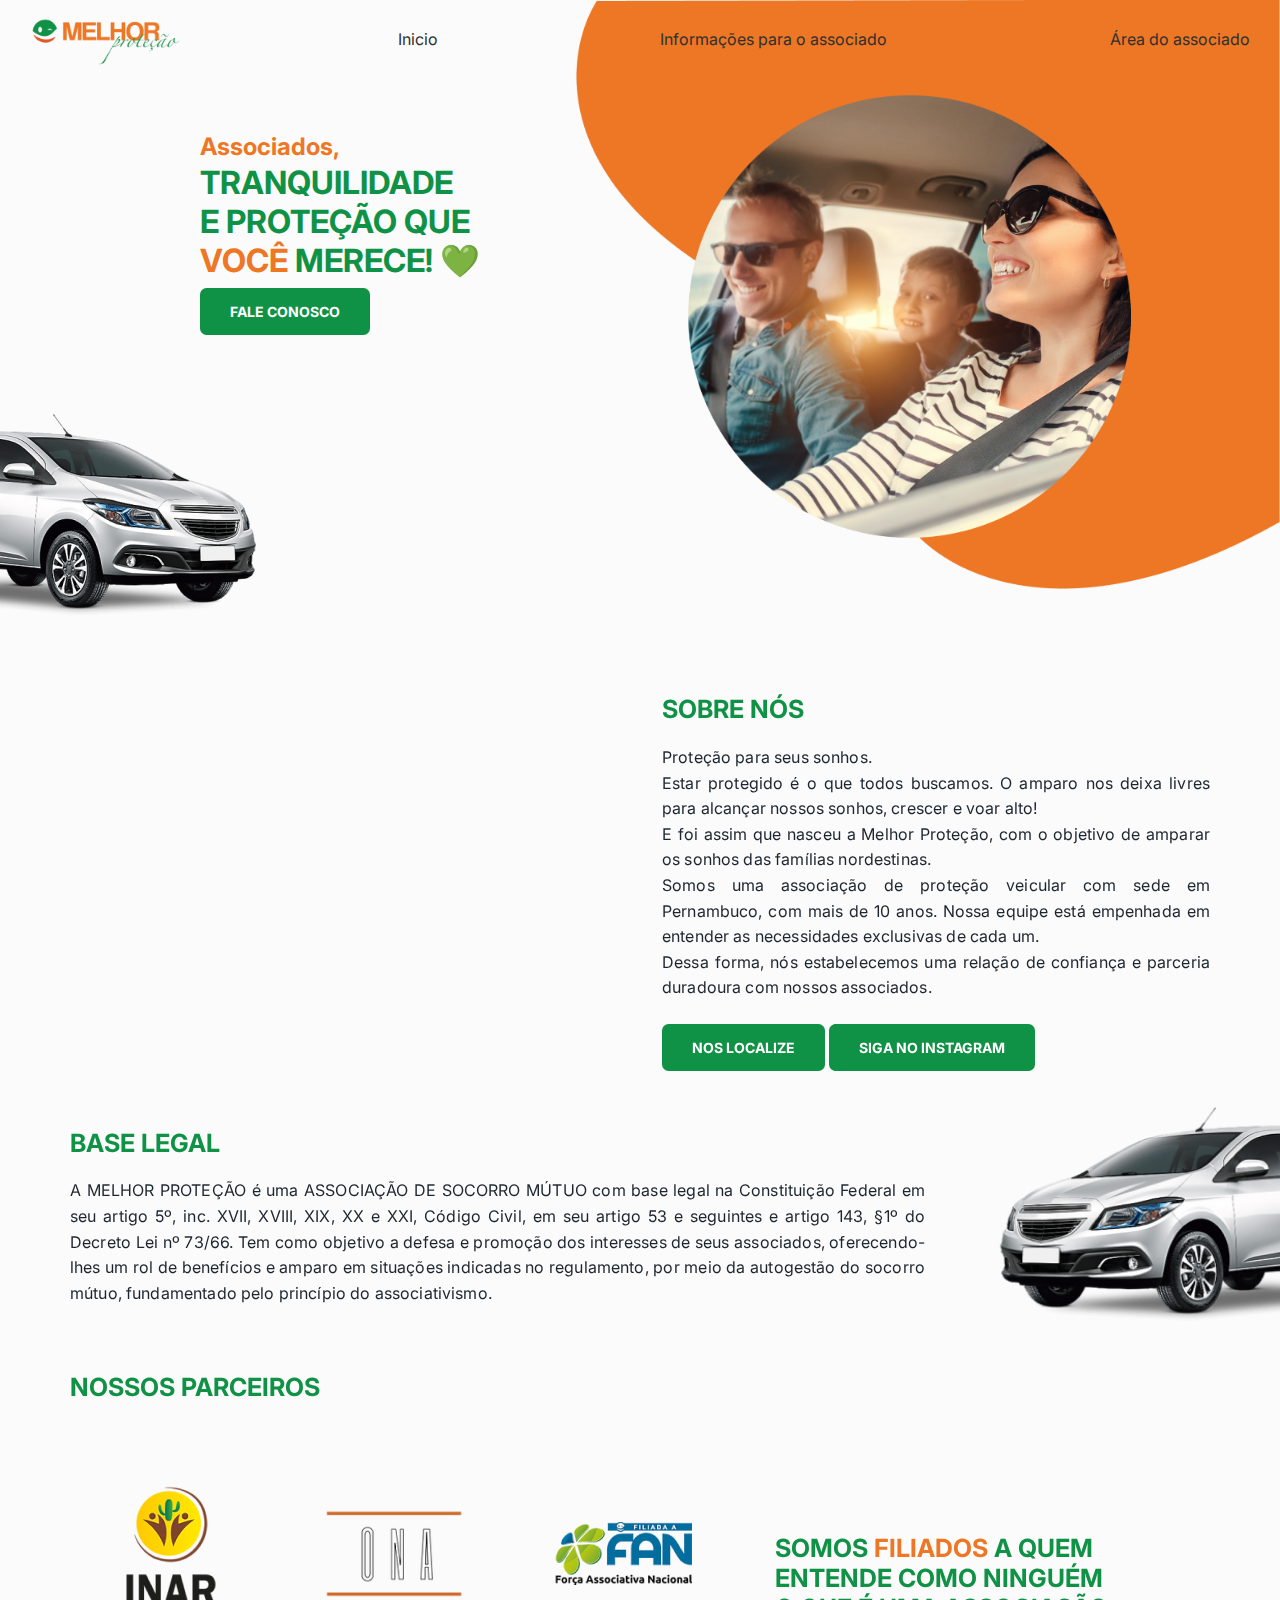
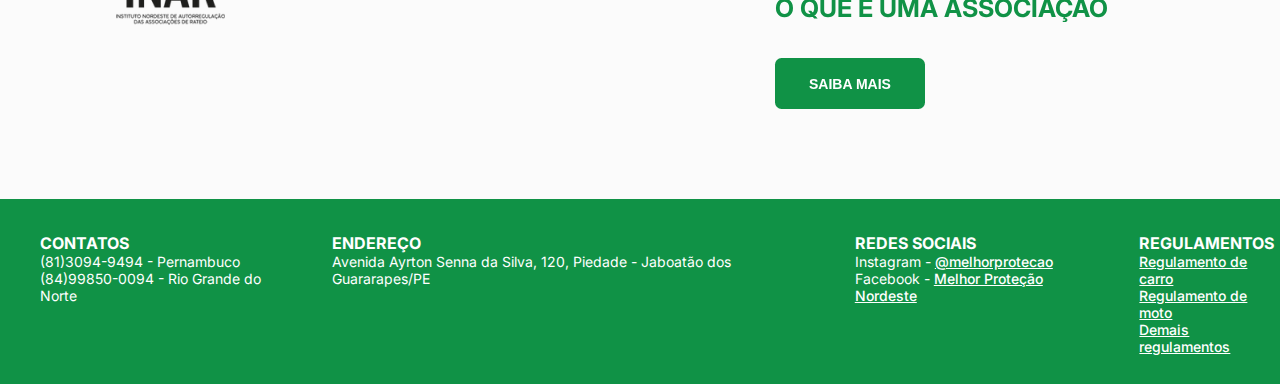
<file: index.html>
<!DOCTYPE html>
<html lang="pt-br">

<head>
  <meta charset="UTF-8">
  <meta name="viewport" content="width=device-width, initial-scale=1.0">
  <link rel="preconnect" href="https://fonts.googleapis.com">
  <link rel="preconnect" href="https://fonts.gstatic.com" crossorigin>
  <link href="https://fonts.googleapis.com/css2?family=Inter:wght@400;900&display=swap" rel="stylesheet">
  <link rel="stylesheet" href="style.css">

  <title>Melhor Proteção</title>
</head>

<body>
  <nav>
    <img src="LOGO MELHOR PROTEÇÃO E MELHOR SAUDE VETORIZADA-10.png" alt="" srcset="" class="logo">

    <a href="index.html">Inicio</a>
    <a href="infos.html">Informações para o associado</a>
    <a href="area.html">Área do associado</a>
  </nav>

  <div class="topo">
    <img src="LOGO MELHOR PROTEÇÃO E MELHOR SAUDE VETORIZADA-10.png" alt="" srcset="" class="logo-mobile">

    <div class="menu">
      <div class="hamburger-icon"><img src="menuhamburguer.png" alt="" srcset=""></div>
      
      <div class="menu-dropdown">
        <div onclick="redirectToLinkIndex()">Inicio</div>
        <hr>
        <div onclick="redirectToLinkInfos()">Informações para o associado</div>
        <hr>
        <div onclick="redirectToLinkArea()">Área do associado</div>
      </div>
  </div>
</div>


  <main>
    <div id="banner-inicio">

      <div id="text-content">
        <h1 id="chamada"><span id="associados">Associados,</span><br>TRANQUILIDADE<br>E PROTEÇÃO QUE
          <br><span>VOCÊ</span> MERECE! 💚
        </h1>
        <a href="https://wa.me/558130949494" class="botoes-inicio" target="_blank" >FALE CONOSCO</a>
        
      </div>
      <img src="banner1.png" alt="" srcset="" id="banner1">
    </div>
    
    <div class="spacer1"></div> <!-- elemento de espaçamento -->

    <div>
      <img src="carro.png" alt="" srcset="" id="carro">
    </div>

    <div class="spacer"></div> <!-- elemento de espaçamento -->

    <div id="banner-meio">

      <iframe width="560" height="315" src="https://www.youtube.com/embed/qVtWBYLg4fA" title="YouTube video player" frameborder="0" allow="accelerometer; autoplay; clipboard-write; encrypted-media; gyroscope; picture-in-picture; web-share" allowfullscreen></iframe>
      
      <div id="text-content2">
        <h2 id="sobre-nos">SOBRE NÓS</h2>
        <p>
          Proteção para seus sonhos.
          <br>
          Estar protegido é o que todos buscamos. O amparo nos deixa livres para alcançar nossos sonhos, crescer e voar alto!
          <br>
          E foi assim que nasceu a Melhor Proteção, com o objetivo de amparar os sonhos das famílias nordestinas.
          <br>
          Somos uma associação de proteção veicular com sede em Pernambuco, com mais de 10 anos. Nossa equipe está empenhada em entender as necessidades exclusivas de cada um.
          <br>
          Dessa forma, nós estabelecemos uma relação de confiança e parceria duradoura com nossos associados.
        </p>
        <br>
        <a href="https://www.google.com/maps/dir//Av.+Ayrton+Senna+da+Silva,+120+-+Piedade,+Jaboatão+dos+Guararapes+-+PE,+54420-700/data=!4m6!4m5!1m1!4e2!1m2!1m1!1s0x7aae1c85265b571:0x5a3da6217ed4c0cc?sa=X&ved=2ahUKEwj4psPAp_j_AhVns5UCHaMSDQMQwwV6BAgUEAA&ved=2ahUKEwj4psPAp_j_AhVns5UCHaMSDQMQwwV6BAgWEAQ"
          class="botoes-meio1" target="_blank">NOS LOCALIZE</a>

        <a href="https://www.instagram.com/melhorprotecao/" class="botoes-meio" target="_blank">SIGA NO INSTAGRAM</a>

      </div>
    </div>

    
    <div class="base-legal">
      <div id="base-mobile">
        <h2>BASE LEGAL</h2>

        <p>A MELHOR PROTEÇÃO é uma ASSOCIAÇÃO DE SOCORRO MÚTUO com base legal na Constituição Federal em seu artigo 5º,
          inc. XVII, XVIII, XIX, XX e XXI, Código Civil, em seu artigo 53 e seguintes e artigo 143, §1º do Decreto Lei
          nº 73/66. Tem como objetivo a defesa e promoção dos interesses de seus associados, oferecendo-lhes um rol de
          benefícios e amparo em situações indicadas no regulamento, por meio da autogestão do socorro mútuo,
          fundamentado pelo princípio do associativismo.</p>
      </div>

      <div id="carro2">
        <img src="carro 2.png" alt="" srcset="">
      </div>
    </div>

    <div id="banner-fim">
      <h2 id="nossos-parceiros">NOSSOS PARCEIROS</h2>

      <div class="container">
        <div class="card">
          <img src="logos.png" alt="logos" id="logos">
          <br>
          <div id="mensagem" class="msg"></div>
        </div>

        <div>
          <h3 id="filiados">SOMOS <span>FILIADOS</span> A QUEM <br> ENTENDE COMO NINGUÉM <br> O QUE É UMA ASSOCIAÇÃO
          </h3>

          <input type="button" value="SAIBA MAIS" id="botao2" onclick="showDialog()">
        </div>
        <br>
      </div>
      <div id="dialog" style="display: none;">
        <h3>ENTENDA MELHOR 👇</h3>
        <p>Nossa associação é reconhecida por sua força e confiabilidade. Estamos sempre prontos, capacitados e treinados para superar desafios e alcançar novas conquistas. Estamos constantemente pensando em você, e é por isso que nossa filiação à FAN e à FEAB garante que estamos no melhor caminho possível.
          <br>
        Por meio de cursos, simpósios e congressos, incentivamos o associativismo, fortalecemos a pesquisa, geramos conhecimento, atualizamos tecnologias e criamos uma rede de informações entre associações em todo o país. Dessa forma, construímos um associativismo robusto e de qualidade ímpar, sempre com o objetivo de beneficiá-lo em todas as etapas.
          <br>
        Nossa equipe é capacitada e treinada para atender às suas necessidades com excelência, sempre em busca da sua satisfação e sucesso.
          <br>
        Acreditamos no poder da união e do trabalho em conjunto. Com a participação ativa de nossos membros, fortalecemos não apenas a associação, mas toda a comunidade, impulsionando o crescimento coletivo.</p>

        <button id="botao3" onclick="closeDialog()">FECHAR</button>
      </div>
    </div>

  </main>

  <script src="script.js"></script>

</body>
<br>
<footer>
  <ul>
    <li><strong>CONTATOS</strong></li>
    <li>(81)3094-9494 - Pernambuco</li>
    <li>(84)99850-0094 - Rio Grande do Norte</li>
  </ul>

  <ul>
    <li><strong>ENDEREÇO</strong></li>
    <li>Avenida Ayrton Senna da Silva, 120, Piedade - Jaboatão dos Guararapes/PE</li>
  </ul>

  <ul>
    <li><strong>REDES SOCIAIS</strong></li>
    <li>Instagram - <a href="https://www.instagram.com/melhorprotecao/" target="_blank">@melhorprotecao</a></li>
    <li>Facebook - <a href="https://www.facebook.com/melhorprotecaonordeste/?locale=pt_BR" target="_blank">Melhor Proteção Nordeste</a>
    </li>
  </ul>

  <ul>
    <li><strong>REGULAMENTOS</strong></li>
    <li><a href="https://drive.google.com/file/d/1TUUUBJQTynYHFC5ycOLClLJioZjROfxt/view?usp=sharing" target="_blank">Regulamento de carro</a></li>
    <li><a href="https://drive.google.com/file/d/16o7bDdSolvY__lkx1HEvbkLLDX4QXKZS/view?usp=sharing" target="_blank">Regulamento de moto</a></li>
    <li><a href="https://drive.google.com/drive/folders/1ZvavUbZRhj80oZAGq7lBzrLm7DooRv-m?usp=share_link">Demais regulamentos</a></li>
  </ul>

  <!-- <p>© 2023 Melhor Proteção. Todos os direitos reservados.</p> -->

</footer>

</html>
</file>
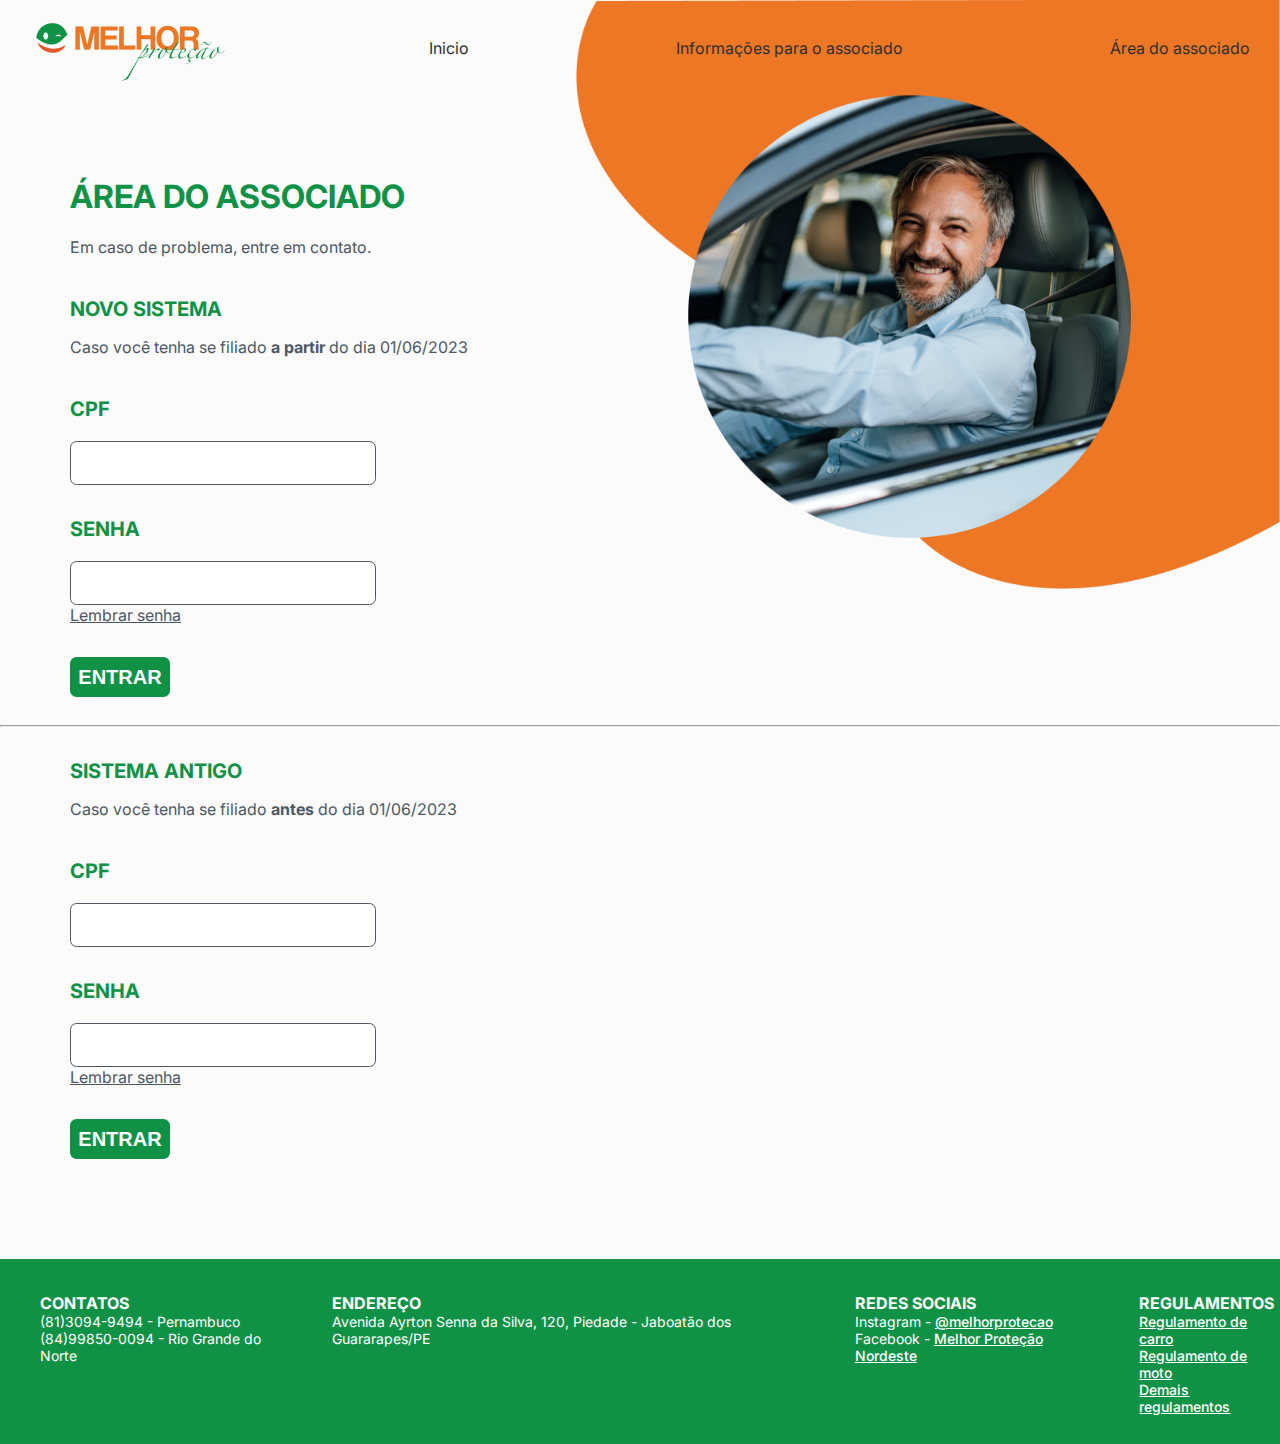
<file: area.html>
<!DOCTYPE html>
<html lang="pt-br">
<head>
    <meta charset="UTF-8">
    <meta name="viewport" content="width=device-width, initial-scale=1.0">
    <link rel="preconnect" href="https://fonts.googleapis.com">
    <link rel="preconnect" href="https://fonts.gstatic.com" crossorigin>
    <link href="https://fonts.googleapis.com/css2?family=Inter:wght@400;900&display=swap" rel="stylesheet">
    <link rel="stylesheet" href="area.css">
    <title>Melhor Proteção</title>
</head>
<body>
    <nav>
        <img src="LOGO MELHOR PROTEÇÃO E MELHOR SAUDE VETORIZADA-10.png" alt="" srcset="">

        <a href="index.html">Inicio</a>
        <a href="infos.html">Informações para o associado</a>
        <a href="area.html">Área do associado</a>
    </nav>

    <div class="topo">
      <img src="LOGO MELHOR PROTEÇÃO E MELHOR SAUDE VETORIZADA-10.png" alt="" srcset="" class="logo-mobile">
  
      <div class="menu">
        <div class="hamburger-icon"><img src="menuhamburguer.png" alt="" srcset=""></div>
        
        <div class="menu-dropdown">
          <div onclick="redirectToLinkIndex()">Inicio</div>
          <hr>
          <div onclick="redirectToLinkInfos()">Informações para o associado</div>
          <hr>
          <div onclick="redirectToLinkArea()">Área do associado</div>
        </div>
    </div>
  </div>

    <main>
        <div id="banner-inicio">
            <img src="banner-area.png" alt="" srcset="" id="banner1">
        </div>
        <br>
        <h1>ÁREA DO ASSOCIADO</h1>
        <p>Em caso de problema, entre em contato.</p>
        
        <form action="https://melhor.veloxcontactcenter.com.br/ision/areaassociado" method="post"
        target="_blank">

        <h2>NOVO SISTEMA</h2>
        <p>Caso você tenha se filiado <strong>a partir</strong> do dia 01/06/2023</p>
        <h2>CPF</h2>
        <br>
        <input type="text" name="CpfCnpj" id="CpfCnpj">
        <br>
        <h2>SENHA</h2>
        <br>
        <input type="password" name="Senha" id="Senha">
        <br>
        <a href="javascript: window.location.href ='https://melhor.veloxcontactcenter.com.br/ision/AreaAssociado/RecuperaSenha' + '?CpfCnpj=' + document.getElementById('CpfCnpj').value" target="_blank" id="lembrar"> Lembrar senha </a>
        <br>
        <input type="submit" name="pbEntrar" value="ENTRAR" id="entrar">
        </form>
        <br>
        <hr>
        <form action="https://vega.hinova.com.br/sga/area/4.1/login.action.php" method="post" >
          <h2>SISTEMA ANTIGO</h2>
          <p>Caso você tenha se filiado <strong>antes</strong> do dia 01/06/2023</p>
          <h2>CPF</h2>
          <br>
          <input type="text" name="dfsCpf" id="dfsCpf" >  
          <h2>SENHA</h2>
          <br>
          <input type="password" name="dfsSenha" id="dfsSenha" >
          <br>
          <a href="https://vega.hinova.com.br/sga/area/4.1/lembrarSenha.php?chave=1fb7f7207645e5937f6dafb42f7c8fc481e611b25c4b631365da2b8e2eee2a2966614fee01e117680e831267381ad277b2d54ec8ed0043a4bd34adc2d945f368" target="_blank" id="lembrar-senha">Lembrar senha</a>
          <input type="hidden" name="dfsChave" id="dfsChave" value="48850919bde1a8abc95f52adc217fe6fadd5f6a6fc46ce5199e1478afd9bd82aea8d2aaf4ec002250057e79a66760f99b5e2dacc6a2a8747dce193de372cd47a">     
          <br>
          <input type="submit" name="pbEntrar" value="ENTRAR" id="pbEntrar"> </form> 

    </main>
    
    <script src="area.js"></script>
</body>
<footer>
    <ul>
      <li><strong>CONTATOS</strong></li>
      <li>(81)3094-9494 - Pernambuco</li>
      <li>(84)99850-0094 - Rio Grande do Norte</li>
    </ul>
  
    <ul>
      <li><strong>ENDEREÇO</strong></li>
      <li>Avenida Ayrton Senna da Silva, 120, Piedade - Jaboatão dos Guararapes/PE</li>
    </ul>
  
    <ul>
      <li><strong>REDES SOCIAIS</strong></li>
      <li>Instagram - <a href="https://www.instagram.com/melhorprotecao/" target="_blank">@melhorprotecao</a></li>
      <li>Facebook - <a href="https://www.facebook.com/melhorprotecaonordeste/?locale=pt_BR" target="_blank">Melhor Proteção Nordeste</a>
      </li>
    </ul>
  
    <ul>
      <li><strong>REGULAMENTOS</strong></li>
      <li><a href="https://drive.google.com/file/d/1TUUUBJQTynYHFC5ycOLClLJioZjROfxt/view?usp=sharing" target="_blank">Regulamento de carro</a></li>
      <li><a href="https://drive.google.com/file/d/16o7bDdSolvY__lkx1HEvbkLLDX4QXKZS/view?usp=sharing" target="_blank">Regulamento de moto</a></li>
      <li><a href="http://">Demais regulamentos</a></li>
    </ul>
  
    <!-- <p>© 2023 Melhor Proteção. Todos os direitos reservados.</p>-->
  
  </footer>
</html>
</file>
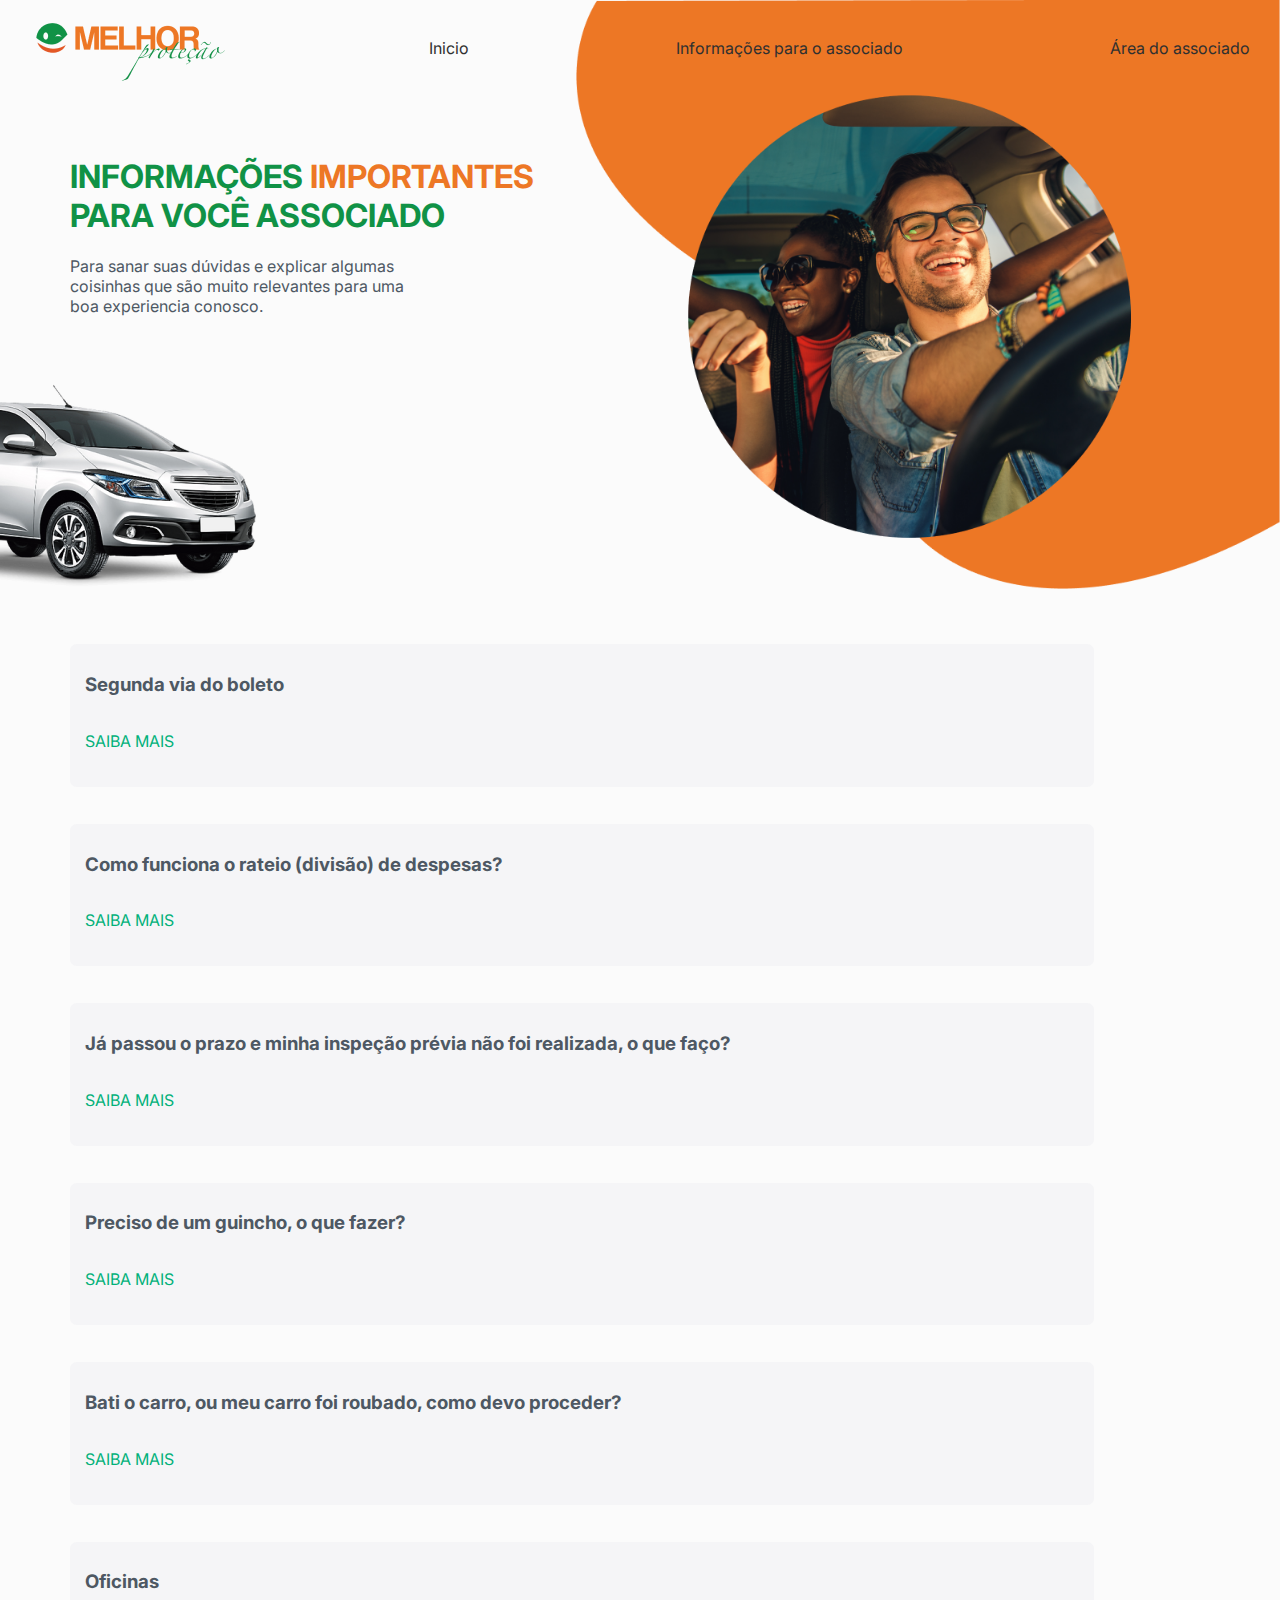
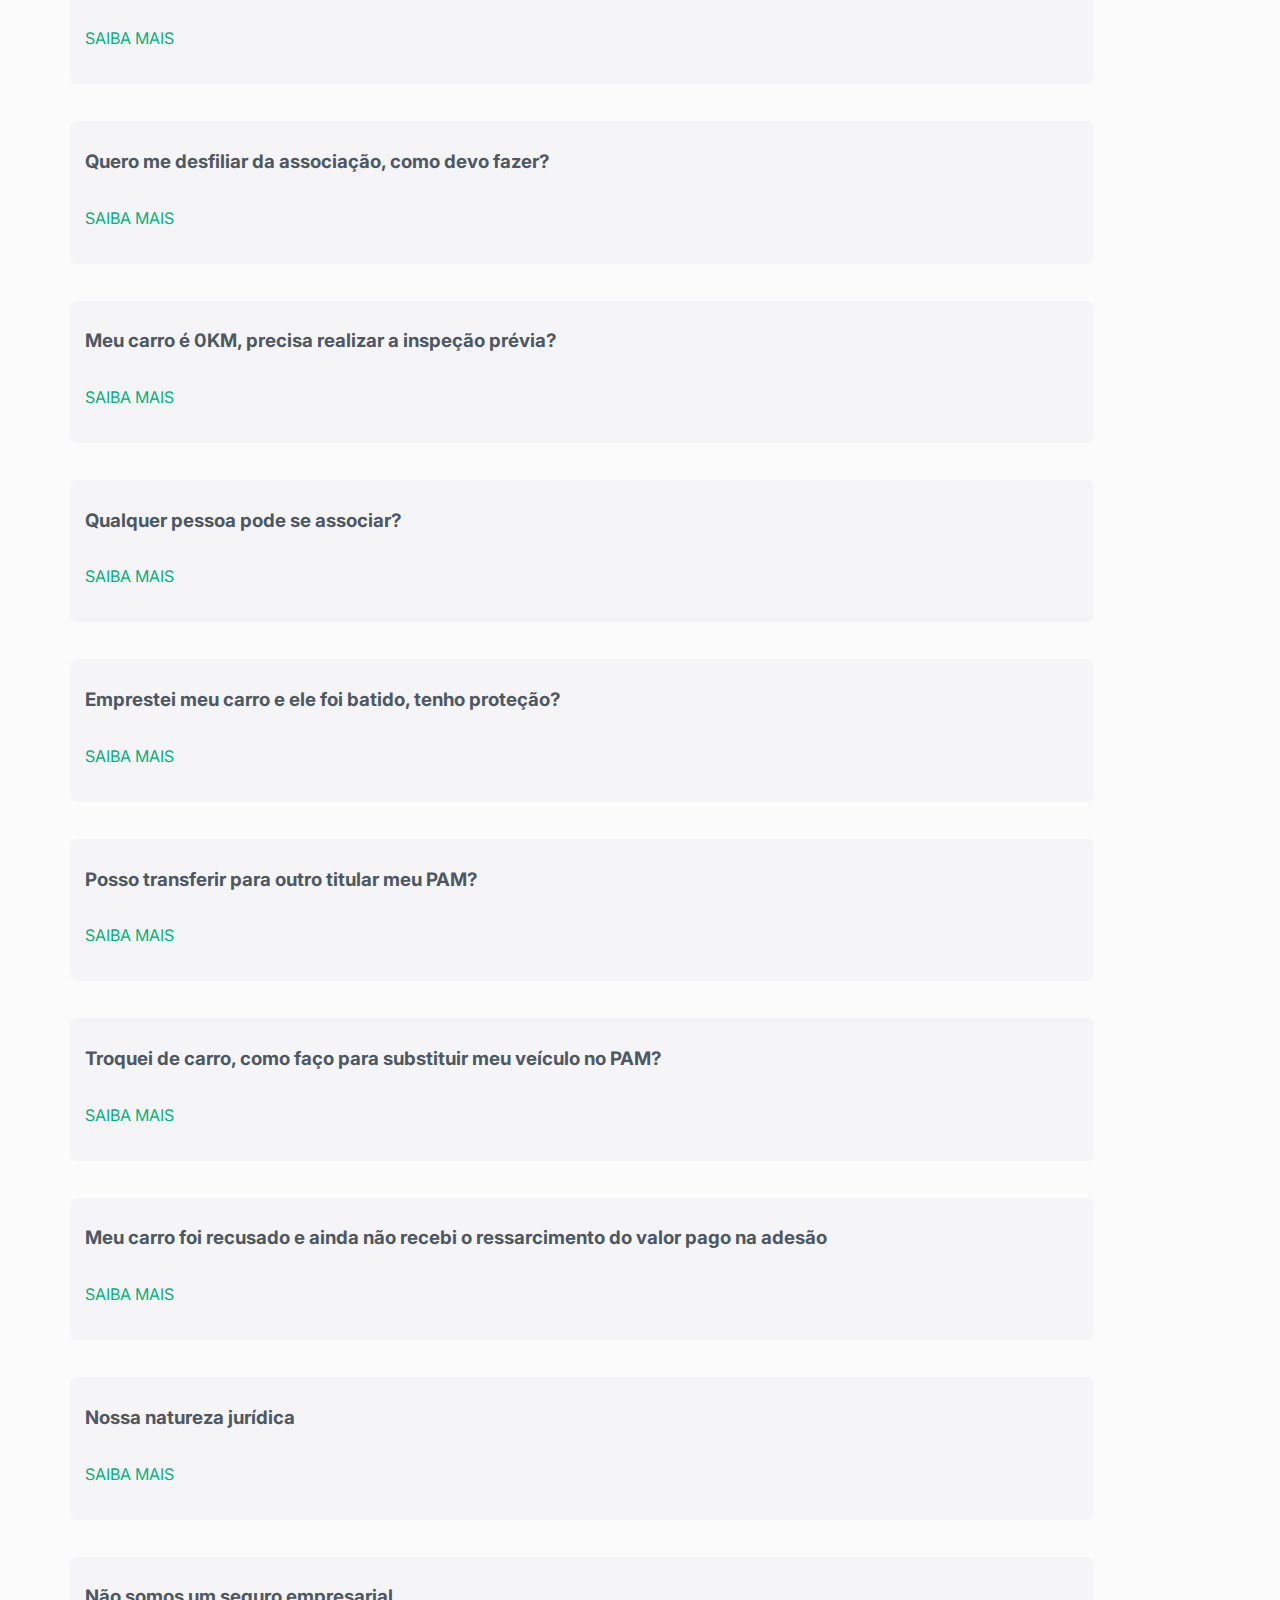
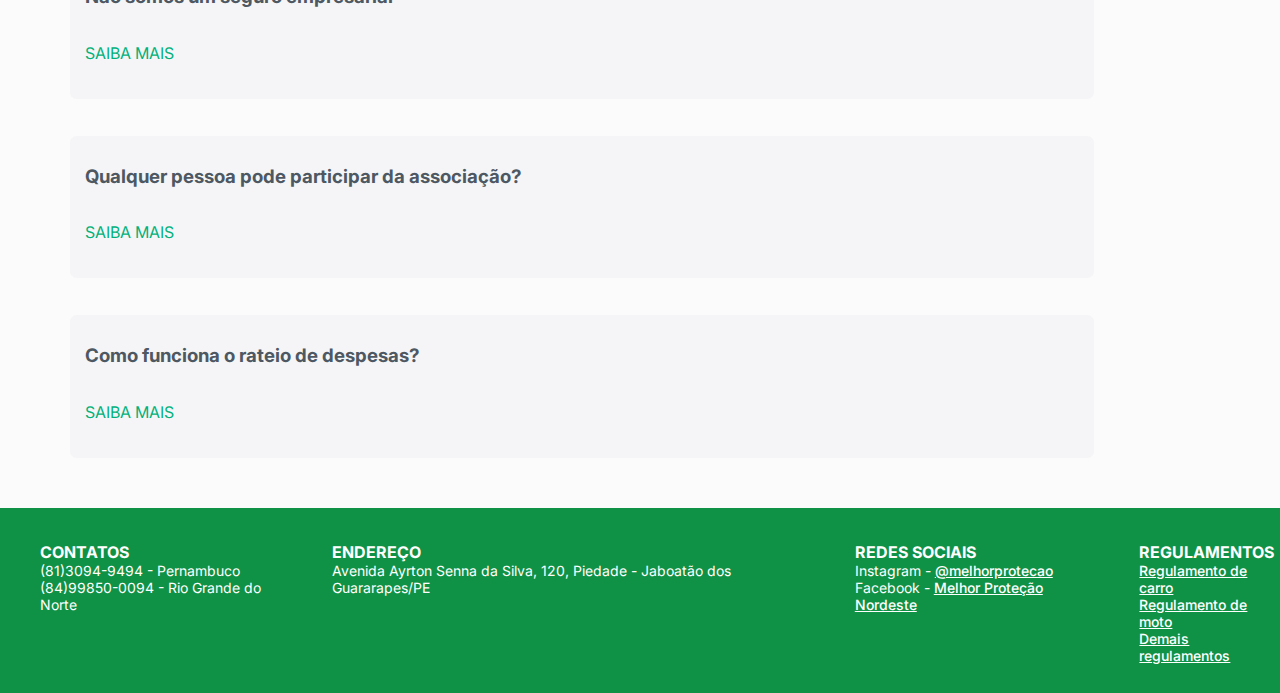
<file: infos.html>
<!DOCTYPE html>
<html lang="pt-br">

<head>
    <meta charset="UTF-8">
    <meta name="viewport" content="width=device-width, initial-scale=1.0">
    <link rel="preconnect" href="https://fonts.googleapis.com">
    <link rel="preconnect" href="https://fonts.gstatic.com" crossorigin>
    <link href="https://fonts.googleapis.com/css2?family=Inter:wght@400;900&display=swap" rel="stylesheet">
    <link rel="stylesheet" href="infos.css">
    <title>Melhor Proteção</title>
</head>

<body>
    <nav>
        <img src="LOGO MELHOR PROTEÇÃO E MELHOR SAUDE VETORIZADA-10.png" alt="" srcset="">

        <a href="index.html">Inicio</a>
        <a href="infos.html">Informações para o associado</a>
        <a href="area.html">Área do associado</a>
    </nav>

    <div class="topo">
        <img src="LOGO MELHOR PROTEÇÃO E MELHOR SAUDE VETORIZADA-10.png" alt="" srcset="" class="logo-mobile">
    
        <div class="menu">
          <div class="hamburger-icon"><img src="menuhamburguer.png" alt="" srcset=""></div>
          
          <div class="menu-dropdown">
            <div onclick="redirectToLinkIndex()">Inicio</div>
            <hr>
            <div onclick="redirectToLinkInfos()">Informações para o associado</div>
            <hr>
            <div onclick="redirectToLinkArea()">Área do associado</div>
          </div>
      </div>
    </div>

    <main>
        <div id="banner-inicio">
            <div id="text-content">
                <h1>INFORMAÇÕES <span>IMPORTANTES</span><br> PARA VOCÊ ASSOCIADO</h1>
                <p>
                    Para sanar suas dúvidas e explicar algumas<br>
                    coisinhas que são muito relevantes para uma<br>
                    boa experiencia conosco.
                </p>
            </div>

            <img src="banner-infos.png" alt="" srcset="" id="banner3">
        </div>

        <div class="spacer1"></div> <!-- elemento de espaçamento -->

        <div>
            <img src="carro.png" alt="" srcset="" id="carro">
        </div>

        <div class="spacer"></div> <!-- elemento de espaçamento -->

        <div id="banner-infos">

            <!-- primeiro card -->
            <div id="info1" onclick="mensagemUm()">
                <div id="texto-botao1">
                    <h3>Segunda via do boleto</h3>
                </div>
                <p>SAIBA MAIS</p>
                <div id="texto1"></div>
            </div>
            <div id="fecharUm" onclick="fecharMensagemUm()" display="none"></div>

            <!-- segundo card -->
            <div id="info2" onclick="mensagemDois()">
                <div id="texto-botao2">
                    <h3>Como funciona o rateio (divisão) de despesas?</h3>
                </div>
                <p>SAIBA MAIS</p>
                <div id="texto2"></div>
            </div>
            <div id="fecharDois" onclick="fecharMensagemDois()" display="none"></div>

            <!-- terceiro card -->
            <div id="info3" onclick="mensagemTres()">
                <div id="texto-botao3">
                    <h3>Já passou o prazo e minha inspeção prévia não foi realizada, o que faço?</h3>
                </div>
                <p>SAIBA MAIS</p>
                <div id="texto3"></div>
            </div>
            <div id="fecharTres" onclick="fecharMensagemTres()" display="none"></div>

            <!-- quarto card -->
            <div id="info4" onclick="mensagemQuatro()">
                <div id="texto-botao4">
                    <h3>Preciso de um guincho, o que fazer?</h3>
                </div>
                <p>SAIBA MAIS</p>
                <div id="texto4"></div>
            </div>
            <div id="fecharQuatro" onclick="fecharMensagemQuatro()" display="none"></div>

            <!-- quinto card -->
            <div id="info5" onclick="mensagemCinco()">
                <div id="texto-botao5">
                    <h3>Bati o carro, ou meu carro foi roubado, como devo proceder?</h3>
                </div>
                <p>SAIBA MAIS</p>
                <div id="texto5"></div>
            </div>
            <div id="fecharCinco" onclick="fecharMensagemCinco()" display="none"></div>

            <!-- sexto card -->
            <div id="info6" onclick="mensagemSeis()">
                <div id="texto-botao6">
                    <h3>Oficinas</h3>
                </div>
                <p>SAIBA MAIS</p>
                <div id="texto6"></div>
            </div>
            <div id="fecharSeis" onclick="fecharMensagemSeis()" display="none"></div>

            <!-- setimo card -->
            <div id="info7" onclick="mensagemSete()">
                <div id="texto-botao7">
                    <h3>Quero me desfiliar da associação, como devo fazer?</h3>
                </div>
                <p>SAIBA MAIS</p>
                <div id="texto7"></div>
            </div>
            <div id="fecharSete" onclick="fecharMensagemSete()" display="none"></div>

            <!-- oitavo card -->
            <div id="info8" onclick="mensagemOito()">
                <div id="texto-botao8">
                    <h3>Meu carro é 0KM, precisa realizar a inspeção prévia?</h3>
                </div>
                <p>SAIBA MAIS</p>
                <div id="texto8"></div>
            </div>
            <div id="fecharOito" onclick="fecharMensagemOito()" display="none"></div>

            <!-- nono card -->
            <div id="info9" onclick="mensagemNove()">
                <div id="texto-botao9">
                    <h3>Qualquer pessoa pode se associar?</h3>
                </div>
                <p>SAIBA MAIS</p>
                <div id="texto9"></div>
            </div>
            <div id="fecharNove" onclick="fecharMensagemNove()" display="none"></div>

            <!-- decimo card -->
            <div id="info10" onclick="mensagemDez()">
                <div id="texto-botao10">
                    <h3>Emprestei meu carro e ele foi batido, tenho proteção?</h3>
                </div>
                <p>SAIBA MAIS</p>
                <div id="texto10"></div>
            </div>
            <div id="fecharDez" onclick="fecharMensagemDez()" display="none"></div>

            <!-- decimo primeiro card -->
            <div id="info11" onclick="mensagemOnze()">
                <div id="texto-botao11">
                    <h3>Posso transferir para outro titular meu PAM?</h3>
                </div>
                <p>SAIBA MAIS</p>
                <div id="texto11"></div>
            </div>
            <div id="fecharOnze" onclick="fecharMensagemOnze()" display="none"></div>

            <!-- decimo segundo card -->
            <div id="info12" onclick="mensagemDoze()">
                <div id="texto-botao12">
                    <h3>Troquei de carro, como faço para substituir meu veículo no PAM?</h3>
                </div>
                <p>SAIBA MAIS</p>
                <div id="texto12"></div>
            </div>
            <div id="fecharDoze" onclick="fecharMensagemDoze()" display="none"></div>

            <!-- decimo terceiro card -->
            <div id="info13" onclick="mensagemTreze()">
                <div id="texto-botao13">
                    <h3>Meu carro foi recusado e ainda não recebi o ressarcimento do valor pago na adesão</h3>
                </div>
                <p>SAIBA MAIS</p>
                <div id="texto13"></div>
            </div>
            <div id="fecharTreze" onclick="fecharMensagemTreze()" display="none"></div>

            <!-- decimo quarto card -->
            <div id="info14" onclick="mensagemQuatorze()">
                <div id="texto-botao14">
                    <h3>Nossa natureza jurídica</h3>
                </div>
                <p>SAIBA MAIS</p>
                <div id="texto14"></div>
            </div>
            <div id="fecharQuatorze" onclick="fecharMensagemQuatorze()" display="none"></div>

            <!-- decimo quinto card -->
            <div id="info15" onclick="mensagemQuinze()">
                <div id="texto-botao15">
                    <h3>Não somos um seguro empresarial</h3>
                </div>
                <p>SAIBA MAIS</p>
                <div id="texto15"></div>
            </div>
            <div id="fecharQuinze" onclick="fecharMensagemQuinze()" display="none"></div>

            <!-- decimo sexto card -->
            <div id="info16" onclick="mensagemDezesseis()">
                <div id="texto-botao16">
                    <h3>Qualquer pessoa pode participar da associação?</h3>
                </div>
                <p>SAIBA MAIS</p>
                <div id="texto16"></div>
            </div>
            <div id="fecharDezesseis" onclick="fecharMensagemDezesseis()" display="none"></div>

            <!-- decimo setimo card -->
            <div id="info17" onclick="mensagemDezessete()">
                <div id="texto-botao17">
                    <h3>Como funciona o rateio de despesas?</h3>
                </div>
                <p>SAIBA MAIS</p>
                <div id="texto17"></div>
            </div>
            <div id="fecharDezessete" onclick="fecharMensagemDezessete()" display="none"></div>

        </div>
    </main>
    <script src="infos.js"></script>
</body>
<footer>
    <ul>
      <li><strong>CONTATOS</strong></li>
      <li>(81)3094-9494 - Pernambuco</li>
      <li>(84)99850-0094 - Rio Grande do Norte</li>
    </ul>
  
    <ul>
      <li><strong>ENDEREÇO</strong></li>
      <li>Avenida Ayrton Senna da Silva, 120, Piedade - Jaboatão dos Guararapes/PE</li>
    </ul>
  
    <ul>
      <li><strong>REDES SOCIAIS</strong></li>
      <li>Instagram - <a href="https://www.instagram.com/melhorprotecao/" target="_blank">@melhorprotecao</a></li>
      <li>Facebook - <a href="https://www.facebook.com/melhorprotecaonordeste/?locale=pt_BR" target="_blank">Melhor Proteção Nordeste</a>
      </li>
    </ul>
  
    <ul>
      <li><strong>REGULAMENTOS</strong></li>
      <li><a href="https://drive.google.com/file/d/1TUUUBJQTynYHFC5ycOLClLJioZjROfxt/view?usp=sharing" target="_blank">Regulamento de carro</a></li>
      <li><a href="https://drive.google.com/file/d/16o7bDdSolvY__lkx1HEvbkLLDX4QXKZS/view?usp=sharing" target="_blank">Regulamento de moto</a></li>
      <li><a href="http://">Demais regulamentos</a></li>
    </ul>
  
    <!-- <p>© 2023 Melhor Proteção. Todos os direitos reservados.</p>-->
  
  </footer>

</html>
</file>
<file: style.css>
body {
    font-family: 'Inter', sans-serif;
    margin-left: 0px;
    margin-right: 0px;
    margin-bottom: 0px;
    background-color: #fbfbfb;
  }

  /* Estilos para o nav */
  nav {
    display: flex;
    align-items: center;
    justify-content: space-between;
    padding-left: 20px;
    padding-right: 20px;
    position: relative;
  }

  nav a {
    text-decoration: none;
    margin: 0 10px;
    color: #303030;
  }

  nav a.active {
    color: #ED7725;
  }

  nav .logo {
    width: 165px;
    height: 61px;
  }

  .menu {
    display: none;
  }
  .logo-mobile{
    display: none;
  }

  main {
    margin-bottom: 45px;
  }

  /* Estilos para o banner-inicio */
  #banner-inicio {
    display: flex;
    justify-content: center;
  }

  #banner1 {
    position: absolute;
    top: 0;
    right: 0;
    bottom: 0;
    z-index: -1;
    width: 55%;
  }

  #text-content {
    flex: 1;
  }

  #text-content2 {
    flex: 1;
    margin-top: 150;
    padding-left: 32px;
  }

  iframe {
    margin-left: 70px;
    margin-top: 50px;
    border-radius: 6.48px;
  }

  h1 {
    color: #109246;
    font-size: 32px;
    margin-left: 200px;
    margin-top: 55px;
  }

  span {
    color: #ED7725;
  }

  #associados {
    color: #ED7725;
    font-size: 24px;
  }

  #botao1 {
    background-color: #109246;
    color: #fff;
    width: 226px;
    height: 51px;
    border-radius: 6.48px;
    border-style: none;
    margin-top: 20px;
    margin-left: 245px;
    font-weight: bold;
  }

  .botoes-inicio {
    background-color: #109246;
    color: #fff;
    border-radius: 6.48px;
    border-style: none;
    padding-top: 15px;
    padding-bottom: 15px;
    padding-right: 30px;
    padding-left: 30px;
    text-decoration: none;
    font-size: 14px;
    margin-top: 35px;
    margin-left: 200px;
    font-weight: bold;
  }

  .botoes-inicio:hover {
    transform: scale(1.1);
    box-shadow: 0 0 10px rgba(0, 0, 0, 0.3);
  }

  #botao1:hover {
    transform: scale(1.1);
    box-shadow: 0 0 10px rgba(0, 0, 0, 0.3);
  }

  .spacer1 {
    height: 90px;
  }

  /* Espaço entre os banners */
  .spacer {
    height: 0px;
  }

  /* Estilos para o banner-meio */
  #banner-meio {
    display: flex;
    align-items: center;
    margin-top: 50px;
  }

  .botoes-meio1 {
    background-color: #109246;
    color: #fff;
    border-radius: 6.48px;
    border-style: none;
    padding-top: 15px;
    padding-bottom: 15px;
    padding-right: 30px;
    padding-left: 30px;
    text-decoration: none;
    font-size: 14px;
    font-weight: bold;
  }

  .botoes-meio1:hover {
    transform: scale(1.1);
    box-shadow: 0 0 10px rgba(0, 0, 0, 0.3);
  }

  .botoes-meio {
    background-color: #109246;
    color: #fff;
    border-radius: 6.48px;
    border-style: none;
    padding-top: 15px;
    padding-bottom: 15px;
    padding-right: 30px;
    padding-left: 30px;
    text-decoration: none;
    font-size: 14px;
    font-weight: bold;
  }

  .botoes-meio:hover {
    transform: scale(1.1);
    box-shadow: 0 0 10px rgba(0, 0, 0, 0.3);
  }

  #banner2 {
    margin-right: 20px;
  }

  h2 {
    color: #109246;
    font-size: 25px;
  }

  strong {
    font-family: 'Inter', sans-serif;
    font-weight: bold;
  }

  p {
    flex-shrink: 0;
    color: #1D252F;
    text-align: justify;
    font-size: 16px;
    font-family: Inter;
    font-style: normal;
    font-weight: 400;
    line-height: 160%;
    letter-spacing: 0.15px;
    padding-right: 70px;
  }

  #carro2 {
    display: flex;
    justify-content: flex-end;
  }

  .base-legal {
    display: flex;
    margin-left: 70px;
    margin-top: 50px;
  }

  /* Estilos para o banner-fim */
  #banner-fim {
    margin-top: 50px;
    margin-left: 70px;
  }

  .container {
    display: flex;
    justify-content: flex-start;
    margin-bottom: 70px;
  }

  .card {
    display: flex;
    justify-content: center;
    align-items: center;
    flex-direction: column;
    /* Adicionado para posicionar o conteúdo verticalmente */
    width: 50%;
    background-color: #fbfbfb;
    transition: transform 0.3s, box-shadow 0.3s;
    margin-right: 10px;
    border-radius: 6.48px;
    overflow: hidden;
    /* Adicionado para esconder o conteúdo que estiver fora do card */
    padding-left: 35px;
    padding-right: 35px;
    padding-top: 20px;
    padding-bottom: 15px;
  }

  #filiados {
    margin-left: 20px;
    color: #109246;
    font-size: 25px;
  }

  #botao2 {
    background-color: #109246;
    color: #fff;
    width: 150px;
    height: 51px;
    border-radius: 6.48px;
    border-style: none;
    margin-left: 20px;
    margin-top: 10px;
    font-weight: bold;
    font-size: 14px;
  }

  #botao2:hover {
    box-shadow: 0 0 10px rgba(0, 0, 0, 0.3);
  }

  /* Estilos para o caixa de dialogo */
  #dialog {
    background-color: #ffffff;
    border-radius: 6.48px;
    max-width: 1200px;
  }

  h3 {
    color: #109246;
    margin-left: 85px;
    padding-top: 85px;
  }

  #dialog p {
    margin-left: 85px;
    margin-right: 25px;
  }

  #botao3 {
    background-color: #109246;
    color: #fff;
    width: 100px;
    height: 51px;
    border-radius: 6.48px;
    border-style: none;
    margin-top: 10px;
    font-weight: bold;
    margin-left: 85px;
    margin-bottom: 85px;
  }

  #botao3:hover {
    box-shadow: 0 0 10px rgba(0, 0, 0, 0.3);
  }

  /* Estilos para o footer */
  footer {
    display: flex;
    background-color: #109246;
    color: white;
    font-family: 'Inter', sans-serif;
    margin-bottom: 0px;
    padding-top: 20px;
    padding-bottom: 15px;
    width: 100%;
  }

  footer a {
    text-decoration: underline;
    font-weight: 500;
    color: #fff;
  }

  ul strong {
    font-size: 16px;
  }

  ul {
    list-style: none;
    font-size: 14px;
    justify-content: space-evenly;
  }

  @media screen and (max-width: 600px) {
    body {
      font-family: 'Inter', sans-serif;
      margin-left: 0px;
      margin-right: 0px;
      margin-bottom: 0px;
      background-color: #fbfbfb;
    }

    /* Estilos para o nav */
    nav {
      display: none;
    }

    .logo-mobile {
      display: flex;
      width: 165px;
      height: 61px;
      margin-top: 15px;
      margin-left: 30px;
    }
    .topo{
      display: flex;
    }

    .menu {
      display: flex;
      margin-left: 80%;
      cursor: pointer;
      position: fixed;
      z-index: 1000;
    }

    .menu-dropdown {
      display: none;
      background-color: white;
      padding: 15px;
      width: 200%;
      top: 100%;
      position: absolute;
      margin-left: -150%;

    }

    .menu-dropdown a {
      color: black;
      text-decoration: none;
    }

    .show {
      display: block;
    }

    hr {
      border: 1px solid #109246;
    }

    .hamburger-icon {
      margin-right: 35px;
      margin-top: 15px;
    }

    main {
      margin-bottom: 45px;
    }

    .spacer1 {
      display: none;
    }

    /* Espaço entre os banners */
    .spacer {
      display: none;
    }

    /* Estilos para o banner-inicio */
    #banner-inicio {
      display: flex;
      justify-content: center;
    }

    #banner1 {
      position: absolute;
      top: 0;
      right: 0;
      bottom: 0;
      z-index: -1;
      width: 55%;
    }

    #text-content {
      flex: 1;
    }

    #text-content2 {
      flex: 1;
      margin-top: 150;
      padding-left: 40px;
    }

    iframe {
      margin-left: 40px;
      margin-top: 50px;
      border-radius: 6.48px;
      width: 316px;
      height: 178px;
    }

    h1 {
      color: #109246;
      font-size: 24px;
      margin-left: 40px;
      margin-top: 55px;
      background-color: #fbfbfbbf;
      width: 50%;
      border-radius: 6.48px;
      border-style: none;
    }

    span {
      color: #ED7725;
    }

    #associados {
      color: #ED7725;
      font-size: 14px;
    }

    #botao1 {
      background-color: #109246;
      color: #fff;
      width: 226px;
      height: 51px;
      border-radius: 6.48px;
      border-style: none;
      margin-top: 20px;
      margin-left: 245px;
      font-weight: bold;
    }

    .botoes-inicio {
      background-color: #109246;
      color: #fff;
      border-radius: 6.48px;
      border-style: none;
      padding-top: 8px;
      padding-bottom: 8px;
      padding-right: 13px;
      padding-left: 13px;
      text-decoration: none;
      font-size: 14px;
      margin-top: 35px;
      margin-left: 40px;
      font-weight: bold;
    }

    .botoes-inicio:hover {
      transform: scale(1.1);
      box-shadow: 0 0 10px rgba(0, 0, 0, 0.3);
    }

    #botao1:hover {
      transform: scale(1.1);
      box-shadow: 0 0 10px rgba(0, 0, 0, 0.3);
    }

    #carro {
      display: none;
    }

    .spacer1 {
      height: 90px;
    }

    /* Espaço entre os banners */
    .spacer {
      height: 0px;
    }

    /* Estilos para o banner-meio */
    #banner-meio {
      display: block;
      align-items: center;
      margin-top: 50px;
    }

    .botoes-meio1 {
      background-color: #109246;
      color: #fff;
      border-radius: 6.48px;
      border-style: none;
      padding-top: 10px;
      padding-bottom: 10px;
      padding-right: 20px;
      padding-left: 20px;
      text-decoration: none;
      font-size: 14px;
      font-weight: bold;
    }

    .botoes-meio1:hover {
      transform: scale(1.1);
      box-shadow: 0 0 10px rgba(0, 0, 0, 0.3);
    }

    .botoes-meio {
      background-color: #109246;
      color: #fff;
      border-radius: 6.48px;
      border-style: none;
      padding-top: 10px;
      padding-bottom: 10px;
      padding-right: 20px;
      padding-left: 20px;
      text-decoration: none;
      font-size: 14px;
      font-weight: bold;
    }

    .botoes-meio:hover {
      transform: scale(1.1);
      box-shadow: 0 0 10px rgba(0, 0, 0, 0.3);
    }

    #banner2 {
      margin-right: 20px;
    }

    h2 {
      color: #109246;
      font-size: 14px;
    }

    strong {
      font-family: 'Inter', sans-serif;
      font-weight: bold;
    }

    p {
      flex-shrink: 0;
      color: #1D252F;
      text-align: justify;
      font-size: 12px;
      font-family: Inter;
      font-style: normal;
      font-weight: 400;
      line-height: 160%;
      letter-spacing: 0.15px;
      padding-right: 70px;
    }

    #carro2 {
      display: none;
    }

    .base-legal {
      display: block;
      margin-left: 40px;
      margin-top: 50px;
    }

    #base-mobile {
      margin: 0 0 0 0px;
      padding: 0 0 0 0px;
    }

    /* Estilos para o banner-fim */
    #banner-fim {
      margin-top: 50px;
      margin-left: 40px;
    }

    .container {
      display: block;
      margin-bottom: 70px;
    }

    .card {
      display: block;
      width: 90%;
      background-color: #fbfbfb;
      padding-top: 20px;
      padding-bottom: 15px;
      margin-left: 0;
      padding-left: 0;
    }

    #filiados {
      color: #109246;
      font-size: 18px;
      margin-left: 0;
    }

    #botao2 {
      background-color: #109246;
      color: #fff;
      width: 30%;
      height: 40px;
      border-radius: 6.48px;
      border-style: none;
      margin-left: 0px;
      margin-top: 10px;
      font-weight: bold;
      font-size: 14px;
    }

    #botao2:hover {
      box-shadow: 0 0 10px rgba(0, 0, 0, 0.3);
    }

    /* Estilos para o caixa de dialogo */
    #dialog {
      background-color: #ffffff;
      border-radius: 6.48px;
      max-width: 85%;
    }

    h3 {
      color: #109246;
      margin-left: 15px;
      padding-top: 15px;
    }

    #dialog p {
      margin-left: 15px;
      margin-right: 10px;
      width: 90%;
    }

    #botao3 {
      background-color: #109246;
      color: #fff;
      width: 25%;
      height: 40px;
      border-radius: 6.48px;
      border-style: none;
      margin-top: 10px;
      font-weight: bold;
      margin-left: 15px;
      margin-bottom: 15px;
    }

    #botao3:hover {
      box-shadow: 0 0 10px rgba(0, 0, 0, 0.3);
    }

    /* Estilos para o footer */
    footer {
      display: flex;
      background-color: #109246;
      color: white;
      font-family: 'Inter', sans-serif;
      margin-bottom: 0px;
      padding-top: 20px;
      padding-bottom: 15px;
    }

    footer a {
      text-decoration: underline;
      font-weight: 500;
      color: #fff;
    }

    ul strong {
      font-size: 16px;
    }

    ul {
      list-style: none;
      font-size: 14px;
      justify-content: space-evenly;
    }

    footer {
      display: flex;
      flex-wrap: wrap;
      background-color: #109246;
      color: white;
      font-family: 'Inter', sans-serif;
      margin-bottom: 0px;
      padding-top: 20px;
      padding-bottom: 15px;
      width: 100%;
    }

    footer a {
      text-decoration: underline;
      font-weight: 500;
      color: #fff;
    }

    ul strong {
      font-size: 16px;
    }

    ul {
      list-style: none;
      font-size: 12px;
      justify-content: space-evenly;
    }
  }
</file>
<file: area.css>
body {
    font-family: 'Inter', sans-serif;
    margin-left: 0px;
    margin-right: 0px;
    margin-bottom: 0px;
    background-color: #fbfbfb;
}

/* Estilos para o nav */
nav {
    display: flex;
    align-items: center;
    justify-content: space-between;
    padding-left: 20px;
    padding-right: 20px;
    position: relative;
}

nav a {
    text-decoration: none;
    margin: 0 10px;
    color: #303030;
}

nav a.active {
    color: #ED7725;
}

nav .logo {
    width: 165px;
    height: 61px;
}

.logo-mobile{
    display: none;
  }

.menu {
    display: none;
}

main {
    margin-bottom: 45px;
}

/* Estilos para o banner-inicio */
#banner-inicio {
    display: flex;
    justify-content: center;
}

#banner1 {
    position: absolute;
    top: 0;
    right: 0;
    bottom: 0;
    z-index: -1;
    width: 55%;
}

#text-content {
    flex: 1;
}

h1 {
    color: #109246;
    font-size: 32px;
    margin-left: 70px;
    margin-top: 70px;
}

p {
    color: #4E5863;
    font-size: 16px;
    margin-left: 70px;
    margin-bottom: 40px;
}

h2 {
    color: #109246;
    font-size: 20px;
    margin-left: 70px;
    margin-bottom: 0px;
    margin-top: 32px;
}

#CpfCnpj {
    border: 1px solid #4E5863;
    border-radius: 6.48px;
    width: 300px;
    height: 40px;
    margin-left: 70px;
    margin-top: 0px;
}

#dfsCpf{
    border: 1px solid #4E5863;
    border-radius: 6.48px;
    width: 300px;
    height: 40px;
    margin-left: 70px;
    margin-top: 0px;
}

#Senha {
    border: 1px solid #4E5863;
    border-radius: 6.48px;
    width: 300px;
    height: 40px;
    margin-left: 70px;
    margin-top: 0px;
}

#dfsSenha {
    border: 1px solid #4E5863;
    border-radius: 6.48px;
    width: 300px;
    height: 40px;
    margin-left: 70px;
    margin-top: 0px;
}

#entrar {
    width: 100px;
    height: 40px;
    border-radius: 6.48px;
    border: none;
    background-color: #109246;
    color: #fff;
    margin-left: 70px;
    font-size: 20px;
    font-weight: bold;
    margin-top: 32px;
}

#pbEntrar {
    width: 100px;
    height: 40px;
    border-radius: 6.48px;
    border: none;
    background-color: #109246;
    color: #fff;
    margin-left: 70px;
    font-size: 20px;
    font-weight: bold;
    margin-top: 32px;
}

#lembrar {
    color: #4E5863;
    font-size: 16px;
    margin-left: 70px;
    margin-bottom: 32px;
}

#lembrar-senha{
    color: #4E5863;
    font-size: 16px;
    margin-left: 70px;
    margin-bottom: 32px;
}

footer {
    display: flex;
    background-color: #109246;
    color: white;
    font-family: 'Inter', sans-serif;
    margin-bottom: 0px;
    padding-top: 20px;
    padding-bottom: 15px;
    margin-top: 100px;
}

footer a {
    text-decoration: underline;
    font-weight: 500;
    color: #fff;
    width: 100%;
}

ul strong {
    font-size: 16px;
}

ul {
    list-style: none;
    font-size: 14px;
    justify-content: space-evenly;
}

@media screen and (max-width: 600px) {
    body {
        font-family: 'Inter', sans-serif;
        margin-left: 0px;
        margin-right: 0px;
        margin-bottom: 0px;
        background-color: #fbfbfb;
    }

    /* Estilos para o nav */
    nav {
        display: none;
    }

    .topo{
        display: flex;
      }

    .logo-mobile {
        display: flex;
        width: 165px;
        height: 61px;
        margin-top: 15px;
        margin-left: 30px;
      }

    .menu {
        display: flex;
        margin-left: 80%;
        cursor: pointer;
        position: fixed;
        z-index: 1000;
    }

    .menu-dropdown {
        display: none;
        background-color: white;
        padding: 15px;
        width: 200%;
        left: auto;
        top: 100%;
        position: absolute;
        margin-left: -150%;
    }

    .menu-dropdown a {
        color: black;
        text-decoration: none;
    }

    .show {
        display: block;
    }

    hr {
        border: 1px solid #109246;
    }

    .hamburger-icon {
        margin-right: 35px;
        margin-top: 15px;
    }

    main {
        margin-bottom: 45px;
      }

    /* Estilos para o banner-inicio */
    #banner-inicio {
        display: flex;
        justify-content: center;
    }

    #banner1 {
        position: absolute;
        top: 0;
        right: 0;
        bottom: 0;
        z-index: -1;
        width: 55%;
    }

    #text-content {
        flex: 1;
    }

    #text-content2 {
        flex: 1;
        margin-top: 150;
        padding-left: 32px;
    }

    h1 {
        color: #109246;
        font-size: 24px;
        margin-left: 40px;
        margin-top: 55px;
        background-color: #fbfbfbbf;
        width: 50%;
    }

    p {
        color: #4E5863;
        font-size: 12px;
        margin-left: 40px;
        margin-bottom: 40px;
    }
    
    h2 {
        color: #109246;
        font-size: 16px;
        margin-left: 40px;
        margin-bottom: 0px;
        margin-top: 32px;
    }
    
    #CpfCnpj {
        border: 1px solid #4E5863;
        border-radius: 6.48px;
        width: 50%;
        height: 40px;
        margin-left: 40px;
        margin-top: 0px;
    }

    #dfsCpf {
        border: 1px solid #4E5863;
        border-radius: 6.48px;
        width: 50%;
        height: 40px;
        margin-left: 40px;
        margin-top: 0px;
    }
    
    #Senha {
        border: 1px solid #4E5863;
        border-radius: 6.48px;
        width: 50%;
        height: 40px;
        margin-left: 40px;
        margin-top: 0px;
    }

    #dfsSenha {
        border: 1px solid #4E5863;
        border-radius: 6.48px;
        width: 50%;
        height: 40px;
        margin-left: 40px;
        margin-top: 0px;}
    
    #entrar {
        width: 100px;
        height: 40px;
        border-radius: 6.48px;
        border: none;
        background-color: #109246;
        color: #fff;
        margin-left: 40px;
        font-size: 16px;
        font-weight: bold;
        margin-top: 32px;
    }
    
    #pbEntrar {
        width: 100px;
        height: 40px;
        border-radius: 6.48px;
        border: none;
        background-color: #109246;
        color: #fff;
        margin-left: 40px;
        font-size: 16px;
        font-weight: bold;
        margin-top: 32px;
    }

    #lembrar {
        color: #4E5863;
        font-size: 16px;
        margin-left: 40px;
        margin-bottom: 32px;
    }

    #lembrar-senha{
        color: #4E5863;
        font-size: 16px;
        margin-left: 40px;
        margin-bottom: 32px;
    }

    footer {
        display: flex;
        flex-wrap: wrap;
        background-color: #109246;
        color: white;
        font-family: 'Inter', sans-serif;
        margin-bottom: 0px;
        padding-top: 20px;
        padding-bottom: 15px;
        width: 100%;
    }

    footer a {
        text-decoration: underline;
        font-weight: 500;
        color: #fff;
    }

    ul strong {
        font-size: 16px;
    }

    ul {
        list-style: none;
        font-size: 12px;
        justify-content: space-evenly;
    }

}
</file>
<file: infos.css>
body {
    font-family: 'Inter', sans-serif;
    margin-left: 0px;
    margin-right: 0px;
    margin-bottom: 0px;
    background-color: #fbfbfb;
}

/* Estilos para o nav */
nav {
    display: flex;
    align-items: center;
    justify-content: space-between;
    padding-left: 20px;
    padding-right: 20px;
    position: relative;
}

nav a {
    text-decoration: none;
    margin: 0 10px;
    color: #303030;
}

nav a.active {
    color: #ED7725;
}

nav .logo {
    width: 165px;
    height: 61px;
}

.menu {
    display: none;
}

.logo-mobile {
    display: none;
}

main {
    margin-bottom: 45px;
}

/* Estilos para o banner-inicio */
#banner-inicio {
    display: flex;
    justify-content: center;
}

#banner3 {
    position: absolute;
    top: 0;
    right: 0;
    bottom: 0;
    z-index: -1;
    width: 55%;
}

#text-content {
    flex: 1;
}

#text-content2 {
    flex: 1;
    margin-top: 150;
}

h1 {
    color: #109246;
    font-size: 32px;
    margin-left: 70px;
    margin-top: 70px;
}

h3 {
    font-weight: 500;
}

p {
    margin-left: 70px;
    color: #4E5863;
}

span {
    color: #ED7725;
}

.spacer1 {
    height: 50px;
}

.spacer {
    height: 50px;
}

#info1 {
    margin-left: 70px;
    border: none;
    background-color: #F5F5F7;
    width: 80%;
    border-radius: 6.48px;
    padding-bottom: 10px;
    cursor: pointer;
}

#texto-botao1 {
    display:flex;
    flex-wrap: wrap;
    width: 100%;
    padding-top: 10px;
}

#info1 h3 {
    padding-left: 15px;
    margin-right: 29%;
    color: #4E5863;
    font-weight: bold;
}

#info1 p {
    margin-left: 0;
    padding-left: 15px;
    color: #01B17A;
    font-weight:normal;
    padding-bottom: 10px;
}

#texto1 {
    color: #9199A5;
}

#fecharUm {
    margin-left: 70px;
    color: #01B17A;
    padding-left: 15px;
    padding-top: 5px;
    cursor: pointer;
}

#info2 {
    margin-top: 32px;
    margin-left: 70px;
    border: none;
    background-color: #F5F5F7;
    width: 80%;
    border-radius: 6.48px;
    padding-bottom: 10px;
    cursor: pointer;
}

#texto-botao2 {
    display:flex;
    flex-wrap: wrap;
    width: 100%;
    padding-top: 10px;
}

#info2 h3 {
    padding-left: 15px;
    margin-right: 29%;
    color: #4E5863;
    font-weight: bold;
}

#info2 p {
    margin-left: 0;
    padding-left: 15px;
    color: #01B17A;
    font-weight:normal;
    padding-bottom: 10px;
}

#texto2 {
    color: #9199A5;
}

#fecharDois {
    margin-left: 70px;
    color: #01B17A;
    padding-left: 15px;
    padding-top: 5px;
    cursor: pointer;
}

#info3 {
    margin-top: 32px;
    margin-left: 70px;
    border: none;
    background-color: #F5F5F7;
    width: 80%;
    border-radius: 6.48px;
    padding-bottom: 10px;
    cursor: pointer;
}

#info3 h3 {
    padding-left: 15px;
    margin-right: 29%;
    color: #4E5863;
    font-weight: bold;
}

#texto-botao3 {
    display:flex;
    flex-wrap: wrap;
    width: 100%;
    padding-top: 10px;
}

#info3 p {
    margin-left: 0;
    padding-left: 15px;
    color: #01B17A;
    font-weight:normal;
    padding-bottom: 10px;
}

#texto3 {
    color: #9199A5;
}

#fecharTres {
    margin-left: 70px;
    color: #01B17A;
    padding-left: 15px;
    padding-top: 5px;
    cursor: pointer;
}

#info4 {
    margin-top: 32px;
    margin-left: 70px;
    border: none;
    background-color: #F5F5F7;
    width: 80%;
    border-radius: 6.48px;
    padding-bottom: 10px;
    cursor: pointer;
}

#info4 h3 {
    padding-left: 15px;
    margin-right: 29%;
    color: #4E5863;
    font-weight: bold;
}

#texto-botao4 {
    display:flex;
    flex-wrap: wrap;
    width: 100%;
    padding-top: 10px;
}

#info4 p {
    margin-left: 0;
    padding-left: 15px;
    color: #01B17A;
    font-weight:normal;
    padding-bottom: 10px;
}

#texto4 {
    color: #9199A5;
}

#fecharQuatro{
    margin-left: 70px;
    color: #01B17A;
    padding-left: 15px;
    padding-top: 5px;
    cursor: pointer;
}

#info5 {
    margin-top: 32px;
    margin-left: 70px;
    border: none;
    background-color: #F5F5F7;
    width: 80%;
    border-radius: 6.48px;
    padding-bottom: 10px;
    cursor: pointer;
}

#info5 h3 {
    padding-left: 15px;
    margin-right: 29%;
    color: #4E5863;
    font-weight: bold;
}

#texto-botao5 {
    display:flex;
    flex-wrap: wrap;
    width: 100%;
    padding-top: 10px;
}

#info5 p {
    margin-left: 0;
    padding-left: 15px;
    color: #01B17A;
    font-weight:normal;
    padding-bottom: 10px;
}

#texto5 {
    color: #9199A5;
}

#fecharCinco {
    margin-left: 70px;
    color: #01B17A;
    padding-left: 15px;
    padding-top: 5px;
    cursor: pointer;
}

#info6 {
    margin-top: 32px;
    margin-left: 70px;
    border: none;
    background-color: #F5F5F7;
    width: 80%;
    border-radius: 6.48px;
    padding-bottom: 10px;
    cursor: pointer;
}

#info6 h3 {
    padding-left: 15px;
    margin-right: 29%;
    color: #4E5863;
    font-weight: bold;
}

#texto-botao6 {
    display:flex;
    flex-wrap: wrap;
    width: 100%;
    padding-top: 10px;
}

#info6 p {
    margin-left: 0;
    padding-left: 15px;
    color: #01B17A;
    font-weight:normal;
    padding-bottom: 10px;
}

#texto6 {
    color: #9199A5;
}

#fecharSeis {
    margin-left: 70px;
    color: #01B17A;
    padding-left: 15px;
    padding-top: 5px;
    cursor: pointer;
}

#info7 {
    margin-top: 32px;
    margin-left: 70px;
    border: none;
    background-color: #F5F5F7;
    width: 80%;
    border-radius: 6.48px;
    padding-bottom: 10px;
    cursor: pointer;
}

#info7 h3 {
    padding-left: 15px;
    margin-right: 29%;
    color: #4E5863;
    font-weight: bold;
}

#texto-botao7 {
    display:flex;
    flex-wrap: wrap;
    width: 100%;
    padding-top: 10px;
}

#info7 p {
    margin-left: 0;
    padding-left: 15px;
    color: #01B17A;
    font-weight:normal;
    padding-bottom: 10px;
}

#texto7 {
    color: #9199A5;
}

#fecharSete {
    margin-left: 70px;
    color: #01B17A;
    padding-left: 15px;
    padding-top: 5px;
    cursor: pointer;
}

#info8 {
    margin-top: 32px;
    margin-left: 70px;
    border: none;
    background-color: #F5F5F7;
    width: 80%;
    border-radius: 6.48px;
    padding-bottom: 10px;
    cursor: pointer;
}

#info8 h3 {
    padding-left: 15px;
    margin-right: 29%;
    color: #4E5863;
    font-weight: bold;
}

#texto-botao8 {
    display:flex;
    flex-wrap: wrap;
    width: 100%;
    padding-top: 10px;
}

#info8 p {
    margin-left: 0;
    padding-left: 15px;
    color: #01B17A;
    font-weight:normal;
    padding-bottom: 10px;
}

#texto8 {
    color: #9199A5;
}

#fecharOito {
    margin-left: 70px;
    color: #01B17A;
    padding-left: 15px;
    padding-top: 5px;
    cursor: pointer;
}

#info9 {
    margin-top: 32px;
    margin-left: 70px;
    border: none;
    background-color: #F5F5F7;
    width: 80%;
    border-radius: 6.48px;
    padding-bottom: 10px;
    cursor: pointer;
}

#info9 h3 {
    padding-left: 15px;
    margin-right: 29%;
    color: #4E5863;
    font-weight: bold;
}

#texto-botao9 {
    display:flex;
    flex-wrap: wrap;
    width: 100%;
    padding-top: 10px;
}

#info9 p {
    margin-left: 0;
    padding-left: 15px;
    color: #01B17A;
    font-weight:normal;
    padding-bottom: 10px;
}

#texto9 {
    color: #9199A5;
}

#fecharNove {
    margin-left: 70px;
    color: #01B17A;
    padding-left: 15px;
    padding-top: 5px;
    cursor: pointer;
}

#info10 {
    margin-top: 32px;
    margin-left: 70px;
    border: none;
    background-color: #F5F5F7;
    width: 80%;
    border-radius: 6.48px;
    padding-bottom: 10px;
    cursor: pointer;
}

#info10 h3 {
    padding-left: 15px;
    margin-right: 29%;
    color: #4E5863;
    font-weight: bold;
}

#texto-botao10 {
    display:flex;
    flex-wrap: wrap;
    width: 100%;
    padding-top: 10px;
}

#info10 p {
    margin-left: 0;
    padding-left: 15px;
    color: #01B17A;
    font-weight:normal;
    padding-bottom: 10px;
}

#texto10 {
    color: #9199A5;
}

#fecharDez {
    margin-left: 70px;
    color: #01B17A;
    padding-left: 15px;
    padding-top: 5px;
    cursor: pointer;
}

#info11 {
    margin-top: 32px;
    margin-left: 70px;
    border: none;
    background-color: #F5F5F7;
    width: 80%;
    border-radius: 6.48px;
    padding-bottom: 10px;
    cursor: pointer;
}

#info11 h3 {
    padding-left: 15px;
    margin-right: 29%;
    color: #4E5863;
    font-weight: bold;
}

#texto-botao11 {
    display:flex;
    flex-wrap: wrap;
    width: 100%;
    padding-top: 10px;
}

#info11 p {
    margin-left: 0;
    padding-left: 15px;
    color: #01B17A;
    font-weight:normal;
    padding-bottom: 10px;
}

#texto11 {
    color: #9199A5;
}

#fecharOnze {
    margin-left: 70px;
    color: #01B17A;
    padding-left: 15px;
    padding-top: 5px;
    cursor: pointer;
}

#info12 {
    margin-top: 32px;
    margin-left: 70px;
    border: none;
    background-color: #F5F5F7;
    width: 80%;
    border-radius: 6.48px;
    padding-bottom: 10px;
    cursor: pointer;
}

#info12 h3 {
    padding-left: 15px;
    margin-right: 29%;
    color: #4E5863;
    font-weight: bold;
}

#texto-botao12 {
    display:flex;
    flex-wrap: wrap;
    width: 100%;
    padding-top: 10px;
}

#info12 p {
    margin-left: 0;
    padding-left: 15px;
    color: #01B17A;
    font-weight:normal;
    padding-bottom: 10px;
}

#texto12 {
    color: #9199A5;
}

#fecharDoze {
    margin-left: 70px;
    color: #01B17A;
    padding-left: 15px;
    padding-top: 5px;
    cursor: pointer;
}

#info13 {
    margin-top: 32px;
    margin-left: 70px;
    border: none;
    background-color: #F5F5F7;
    width: 80%;
    border-radius: 6.48px;
    padding-bottom: 10px;
    cursor: pointer;
}

#info13 h3 {
    padding-left: 15px;
    margin-right: 20%;
    color: #4E5863;
    font-weight: bold;
}

#texto-botao13 {
    display:flex;
    flex-wrap: wrap;
    width: 100%;
    padding-top: 10px;
}

#info13 p {
    margin-left: 0;
    padding-left: 15px;
    color: #01B17A;
    font-weight:normal;
    padding-bottom: 10px;
}

#texto13 {
    color: #9199A5;
}

#fecharTreze {
    margin-left: 70px;
    color: #01B17A;
    padding-left: 15px;
    padding-top: 5px;
    cursor: pointer;
}

#info14 {
    margin-top: 32px;
    margin-left: 70px;
    border: none;
    background-color: #F5F5F7;
    width: 80%;
    border-radius: 6.48px;
    padding-bottom: 10px;
    cursor: pointer;
}

#info14 h3 {
    padding-left: 15px;
    margin-right: 29%;
    color: #4E5863;
    font-weight: bold;
}

#texto-botao14 {
    display:flex;
    flex-wrap: wrap;
    width: 100%;
    padding-top: 10px;
}

#info14 p {
    margin-left: 0;
    padding-left: 15px;
    color: #01B17A;
    font-weight:normal;
    padding-bottom: 10px;
}

#texto14 {
    color: #9199A5;
}

#fecharQuatorze {
    margin-left: 70px;
    color: #01B17A;
    padding-left: 15px;
    padding-top: 5px;
    cursor: pointer;
}

#info15 {
    margin-top: 32px;
    margin-left: 70px;
    border: none;
    background-color: #F5F5F7;
    width: 80%;
    border-radius: 6.48px;
    padding-bottom: 10px;
    cursor: pointer;
}

#info15 h3 {
    padding-left: 15px;
    margin-right: 29%;
    color: #4E5863;
    font-weight: bold;
}

#texto-botao15 {
    display:flex;
    flex-wrap: wrap;
    width: 100%;
    padding-top: 10px;
}

#info15 p {
    margin-left: 0;
    padding-left: 15px;
    color: #01B17A;
    font-weight:normal;
    padding-bottom: 10px;
}

#texto15 {
    color: #9199A5;
}

#fecharQuinze {
    margin-left: 70px;
    color: #01B17A;
    padding-left: 15px;
    padding-top: 5px;
    cursor: pointer;
}

#info16 {
    margin-top: 32px;
    margin-left: 70px;
    border: none;
    background-color: #F5F5F7;
    width: 80%;
    border-radius: 6.48px;
    padding-bottom: 10px;
    cursor: pointer;
}

#info16 h3 {
    padding-left: 15px;
    margin-right: 29%;
    color: #4E5863;
    font-weight: bold;
}

#texto-botao16 {
    display:flex;
    flex-wrap: wrap;
    width: 100%;
    padding-top: 10px;
}

#info16 p {
    margin-left: 0;
    padding-left: 15px;
    color: #01B17A;
    font-weight:normal;
    padding-bottom: 10px;
}

#texto16 {
    color: #9199A5;
}

#fecharDezesseis {
    margin-left: 70px;
    color: #01B17A;
    padding-left: 15px;
    padding-top: 5px;
    cursor: pointer;
}

#info17 {
    margin-top: 32px;
    margin-left: 70px;
    border: none;
    background-color: #F5F5F7;
    width: 80%;
    border-radius: 6.48px;
    padding-bottom: 10px;
    cursor: pointer;
}

#info17 h3 {
    padding-left: 15px;
    margin-right: 29%;
    color: #4E5863;
    font-weight: bold;
}

#texto-botao17 {
    display:flex;
    flex-wrap: wrap;
    width: 100%;
    padding-top: 10px;
}

#info17 p {
    margin-left: 0;
    padding-left: 15px;
    color: #01B17A;
    font-weight:normal;
    padding-bottom: 10px;
}

#texto17 {
    color: #9199A5;
}

#fecharDezessete {
    margin-left: 70px;
    color: #01B17A;
    padding-left: 15px;
    padding-top: 5px;
    cursor: pointer;
}

footer {
    display: flex;
    background-color: #109246;
    color: white;
    font-family: 'Inter', sans-serif;
    margin-bottom: 0px;
    padding-top: 20px;
    padding-bottom: 15px;
}

footer a {
    text-decoration: underline;
    font-weight: 500;
    color: #fff;
}

ul strong {
    font-size: 16px;
}

ul {
    list-style: none;
    font-size: 14px;
    justify-content: space-evenly;
}

@media screen and (max-width: 600px) {
    body {
        font-family: 'Inter', sans-serif;
        margin-left: 0px;
        margin-right: 0px;
        margin-bottom: 0px;
        background-color: #fbfbfb;
    }

    nav {
        display: none;
    }

    .logo-mobile {
        display: flex;
        width: 165px;
        height: 61px;
        margin-top: 15px;
        margin-left: 30px;
    }

    .topo {
        display: flex;
    }

    .menu {
        display: flex;
        margin-left: 80%;
        cursor: pointer;
        position: fixed;
        z-index: 1000;
    }

    .menu-dropdown {
        display: none;
        background-color: white;
        padding: 15px;
        width: 200%;
        left: auto;
        top: 100%;
        position: absolute;
        margin-left: -150%;
    }

    .menu-dropdown a {
        color: black;
        text-decoration: none;
    }

    .show {
        display: block;
    }

    hr {
        border: 1px solid #9199A5;
    }

    .hamburger-icon {
        margin-right: 35px;
        margin-top: 15px;
    }

    h1 {
        color: #109246;
        font-size: 24px;
        margin-left: 40px;
        margin-top: 40px;
        background-color: #fbfbfbbf;
        width: 50%;
        border-radius: 6.48px;
        border-style: none;
    }

    p {
        margin-left: 40px;
        color: #9199A5;
        font-size: 12px;
        margin-bottom: 0;
    }

    span {
        color: #ED7725;
    }

    h3 {
        color: #109246;
        font-size: 16px;
    }

    #carro {
        width: 30%;
    }

    #info1 {
        margin-left: 40px;
        border: none;
        background-color: #F5F5F7;
        width: 80%;
        border-radius: 6.48px;
        padding-bottom: 10px;
        cursor: pointer;
    }

    #texto-botao1 {
        display:flex;
        flex-wrap: wrap;
        width: 100%;
        padding-top: 10px;
    }

    #info1 h3 {
        padding-left: 15px;
        margin-right: 29%;
        color: #4E5863;
        font-weight: bold;
        font-size: 16px;
    }

    #info1 p {
        margin-left: 0;
        padding-left: 15px;
        color: #01B17A;
        font-weight:normal;
        padding-bottom: 10px;
    }

    #texto1{
        color: #9199A5;
    }

    #fecharUm {
        margin-left: 40px;
        color: #01B17A;
        padding-left: 15px;
        padding-top: 5px;
        cursor: pointer;
    }

    #info2 {
        margin-left: 40px;
        border: none;
        background-color: #F5F5F7;
        width: 80%;
        border-radius: 6.48px;
        padding-bottom: 10px;
        cursor: pointer;
    }

    #texto-botao2 {
        display:flex;
        flex-wrap: wrap;
        width: 100%;
        padding-top: 10px;
    }

    #info2 h3 {
        padding-left: 15px;
        margin-right: 20%;
        color: #4E5863;
        font-weight: bold;
        font-size: 16px;
    }

    #info2 p {
        margin-left: 0;
        padding-left: 15px;
        color: #01B17A;
        font-weight:normal;
        padding-bottom: 10px;
    }

    #texto2{
        color: #9199A5;
    }

    #fecharDois {
        margin-left: 40px;
        color: #01B17A;
        padding-left: 15px;
        padding-top: 5px;
        cursor: pointer;
    }

    #info3 {
        margin-left: 40px;
        border: none;
        background-color: #F5F5F7;
        width: 80%;
        border-radius: 6.48px;
        padding-bottom: 10px;
        cursor: pointer;
    }

    #texto-botao3 {
        display:flex;
        flex-wrap: wrap;
        width: 100%;
        padding-top: 10px;
    }

    #info3 h3 {
        padding-left: 15px;
        margin-right: 20%;
        color: #4E5863;
        font-weight: bold;
        font-size: 16px;
    }

    #info3 p {
        margin-left: 0;
        padding-left: 15px;
        color: #01B17A;
        font-weight:normal;
        padding-bottom: 10px;
    }

    #texto3{
        color: #9199A5;
    }

    #fecharTres {
        margin-left: 40px;
        color: #01B17A;
        padding-left: 15px;
        padding-top: 5px;
        cursor: pointer;
    }

    #info4 {
        margin-left: 40px;
        border: none;
        background-color: #F5F5F7;
        width: 80%;
        border-radius: 6.48px;
        padding-bottom: 10px;
        cursor: pointer;
    }

    #texto-botao4 {
        display:flex;
        flex-wrap: wrap;
        width: 100%;
        padding-top: 10px;
    }

    #info4 h3 {
        padding-left: 15px;
        margin-right: 20%;
        color: #4E5863;
        font-weight: bold;
        font-size: 16px;
    }

    #info4 p {
        margin-left: 0;
        padding-left: 15px;
        color: #01B17A;
        font-weight:normal;
        padding-bottom: 10px;
    }

    #texto4{
        color: #9199A5;
    }

    #fecharQuatro {
        margin-left: 40px;
        color: #01B17A;
        padding-left: 15px;
        padding-top: 5px;
        cursor: pointer;
    }

    #info5 {
        margin-left: 40px;
        border: none;
        background-color: #F5F5F7;
        width: 80%;
        border-radius: 6.48px;
        padding-bottom: 10px;
        cursor: pointer;
    }

    #texto-botao5 {
        display:flex;
        flex-wrap: wrap;
        width: 100%;
        padding-top: 10px;
    }

    #info5 h3 {
        padding-left: 15px;
        margin-right: 20%;
        color: #4E5863;
        font-weight: bold;
        font-size: 16px;
    }

    #info5 p {
        margin-left: 0;
        padding-left: 15px;
        color: #01B17A;
        font-weight:normal;
        padding-bottom: 10px;
    }

    #texto5{
        color: #9199A5;
    }

    #fecharCinco {
        margin-left: 40px;
        color: #01B17A;
        padding-left: 15px;
        padding-top: 5px;
        cursor: pointer;
    }

    #info6 {
        margin-left: 40px;
        border: none;
        background-color: #F5F5F7;
        width: 80%;
        border-radius: 6.48px;
        padding-bottom: 10px;
        cursor: pointer;
    }

    #texto-botao6 {
        display:flex;
        flex-wrap: wrap;
        width: 100%;
        padding-top: 10px;
    }

    #info6 h3 {
        padding-left: 15px;
        margin-right: 20%;
        color: #4E5863;
        font-weight: bold;
        font-size: 16px;
    }

    #info6 p {
        margin-left: 0;
        padding-left: 15px;
        color: #01B17A;
        font-weight:normal;
        padding-bottom: 10px;
    }

    #texto6{
        color: #9199A5;
    }

    #fecharSeis {
        margin-left: 40px;
        color: #01B17A;
        padding-left: 15px;
        padding-top: 5px;
        cursor: pointer;
    }

    #info7 {
        margin-left: 40px;
        border: none;
        background-color: #F5F5F7;
        width: 80%;
        border-radius: 6.48px;
        padding-bottom: 10px;
        cursor: pointer;
    }

    #texto-botao7 {
        display:flex;
        flex-wrap: wrap;
        width: 100%;
        padding-top: 10px;
    }

    #info7 h3 {
        padding-left: 15px;
        margin-right: 20%;
        color: #4E5863;
        font-weight: bold;
        font-size: 16px;
    }

    #info7 p {
        margin-left: 0;
        padding-left: 15px;
        color: #01B17A;
        font-weight:normal;
        padding-bottom: 10px;
    }

    #texto7{
        color: #9199A5;
    }

    #fecharSete {
        margin-left: 40px;
        color: #01B17A;
        padding-left: 15px;
        padding-top: 5px;
        cursor: pointer;
    }

    #info8 {
        margin-left: 40px;
        border: none;
        background-color: #F5F5F7;
        width: 80%;
        border-radius: 6.48px;
        padding-bottom: 10px;
        cursor: pointer;
    }

    #texto-botao8 {
        display:flex;
        flex-wrap: wrap;
        width: 100%;
        padding-top: 10px;
    }

    #info8 h3 {
        padding-left: 15px;
        margin-right: 20%;
        color: #4E5863;
        font-weight: bold;
        font-size: 16px;
    }

    #info8 p {
        margin-left: 0;
        padding-left: 15px;
        color: #01B17A;
        font-weight:normal;
        padding-bottom: 10px;
    }

    #texto8{
        color: #9199A5;
    }

    #fecharOito {
        margin-left: 40px;
        color: #01B17A;
        padding-left: 15px;
        padding-top: 5px;
        cursor: pointer;
    }

    #info9 {
        margin-left: 40px;
        border: none;
        background-color: #F5F5F7;
        width: 80%;
        border-radius: 6.48px;
        padding-bottom: 10px;
        cursor: pointer;
    }

    #texto-botao9 {
        display:flex;
        flex-wrap: wrap;
        width: 100%;
        padding-top: 10px;
    }

    #info9 h3 {
        padding-left: 15px;
        margin-right: 20%;
        color: #4E5863;
        font-weight: bold;
        font-size: 16px;
    }

    #info9 p {
        margin-left: 0;
        padding-left: 15px;
        color: #01B17A;
        font-weight:normal;
        padding-bottom: 10px;
    }

    #texto9{
        color: #9199A5;
    }

    #fecharNove {
        margin-left: 40px;
        color: #01B17A;
        padding-left: 15px;
        padding-top: 5px;
        cursor: pointer;
    }

    #info10 {
        margin-left: 40px;
        border: none;
        background-color: #F5F5F7;
        width: 80%;
        border-radius: 6.48px;
        padding-bottom: 10px;
        cursor: pointer;
    }

    #texto-botao10 {
        display:flex;
        flex-wrap: wrap;
        width: 100%;
        padding-top: 10px;
    }

    #info10 h3 {
        padding-left: 15px;
        margin-right: 20%;
        color: #4E5863;
        font-weight: bold;
        font-size: 16px;
    }

    #info10 p {
        margin-left: 0;
        padding-left: 15px;
        color: #01B17A;
        font-weight:normal;
        padding-bottom: 10px;
    }

    #texto10{
        color: #9199A5;
    }

    #fecharDez {
        margin-left: 40px;
        color: #01B17A;
        padding-left: 15px;
        padding-top: 5px;
        cursor: pointer;
    }

    #info11 {
        margin-left: 40px;
        border: none;
        background-color: #F5F5F7;
        width: 80%;
        border-radius: 6.48px;
        padding-bottom: 10px;
        cursor: pointer;
    }

    #texto-botao11 {
        display:flex;
        flex-wrap: wrap;
        width: 100%;
        padding-top: 10px;
    }

    #info11 h3 {
        padding-left: 15px;
        margin-right: 20%;
        color: #4E5863;
        font-weight: bold;
        font-size: 16px;
    }

    #info11 p {
        margin-left: 0;
        padding-left: 15px;
        color: #01B17A;
        font-weight:normal;
        padding-bottom: 10px;
    }

    #texto11{
        color: #9199A5;
    }

    #fecharOnze {
        margin-left: 40px;
        color: #01B17A;
        padding-left: 15px;
        padding-top: 5px;
        cursor: pointer;
    }

    #info12 {
        margin-left: 40px;
        border: none;
        background-color: #F5F5F7;
        width: 80%;
        border-radius: 6.48px;
        padding-bottom: 10px;
        cursor: pointer;
    }

    #texto-botao12 {
        display:flex;
        flex-wrap: wrap;
        width: 100%;
        padding-top: 10px;
    }

    #info12 h3 {
        padding-left: 15px;
        margin-right: 20%;
        color: #4E5863;
        font-weight: bold;
        font-size: 16px;
    }

    #info12 p {
        margin-left: 0;
        padding-left: 15px;
        color: #01B17A;
        font-weight:normal;
        padding-bottom: 10px;
    }

    #texto12 {
        color: #9199A5;
    }

    #fecharDoze {
        margin-left: 40px;
        color: #01B17A;
        padding-left: 15px;
        padding-top: 5px;
        cursor: pointer;
    }

    #info13 {
        margin-left: 40px;
        border: none;
        background-color: #F5F5F7;
        width: 80%;
        border-radius: 6.48px;
        padding-bottom: 10px;
        cursor: pointer;
    }

    #texto-botao13 {
        display:flex;
        flex-wrap: wrap;
        width: 100%;
        padding-top: 10px;
    }

    #info13 h3 {
        padding-left: 15px;
        margin-right: 20%;
        color: #4E5863;
        font-weight: bold;
        font-size: 16px;
    }

    #info13 p {
        margin-left: 0;
        padding-left: 15px;
        color: #01B17A;
        font-weight:normal;
        padding-bottom: 10px;
    }

    #texto13 {
        color: #9199A5;
    }

    #fecharTreze {
        margin-left: 40px;
        color: #01B17A;
        padding-left: 15px;
        padding-top: 5px;
        cursor: pointer;
    }

    #info14 {
        margin-left: 40px;
        border: none;
        background-color: #F5F5F7;
        width: 80%;
        border-radius: 6.48px;
        padding-bottom: 10px;
        cursor: pointer;
    }

    #texto-botao14 {
        display:flex;
        flex-wrap: wrap;
        width: 100%;
        padding-top: 10px;
    }

    #info14 h3 {
        padding-left: 15px;
        margin-right: 20%;
        color: #4E5863;
        font-weight: bold;
        font-size: 16px;
    }

    #info14 p {
        margin-left: 0;
        padding-left: 15px;
        color: #01B17A;
        font-weight:normal;
        padding-bottom: 10px;
    }

    #texto14 {
        color: #9199A5;
    }

    #fecharQuatorze {
        margin-left: 40px;
        color: #01B17A;
        padding-left: 15px;
        padding-top: 5px;
        cursor: pointer;
    }

    #info15 {
        margin-left: 40px;
        border: none;
        background-color: #F5F5F7;
        width: 80%;
        border-radius: 6.48px;
        padding-bottom: 10px;
        cursor: pointer;
    }

    #texto-botao15 {
        display:flex;
        flex-wrap: wrap;
        width: 100%;
        padding-top: 10px;
    }

    #info15 h3 {
        padding-left: 15px;
        margin-right: 20%;
        color: #4E5863;
        font-weight: bold;
        font-size: 16px;
    }

    #info15 p {
        margin-left: 0;
        padding-left: 15px;
        color: #01B17A;
        font-weight:normal;
        padding-bottom: 10px;
    }

    #texto15 {
        color: #9199A5;
    }

    #fecharQuinze {
        margin-left: 40px;
        color: #01B17A;
        padding-left: 15px;
        padding-top: 5px;
        cursor: pointer;
    }

    #info16 {
        margin-left: 40px;
        border: none;
        background-color: #F5F5F7;
        width: 80%;
        border-radius: 6.48px;
        padding-bottom: 10px;
        cursor: pointer;
    }

    #texto-botao16 {
        display:flex;
        flex-wrap: wrap;
        width: 100%;
        padding-top: 10px;
    }

    #info16 h3 {
        padding-left: 15px;
        margin-right: 20%;
        color: #4E5863;
        font-weight: bold;
        font-size: 16px;
    }

    #info16 p {
        margin-left: 0;
        padding-left: 15px;
        color: #01B17A;
        font-weight:normal;
        padding-bottom: 10px;
    }

    #texto16 {
        color: #9199A5;
    }

    #fecharDezesseis {
        margin-left: 40px;
        color: #01B17A;
        padding-left: 15px;
        padding-top: 5px;
        cursor: pointer;
    }

    #info17 {
        margin-left: 40px;
        border: none;
        background-color: #F5F5F7;
        width: 80%;
        border-radius: 6.48px;
        padding-bottom: 10px;
        cursor: pointer;
    }

    #texto-botao17 {
        display:flex;
        flex-wrap: wrap;
        width: 100%;
        padding-top: 10px;
    }

    #info17 h3 {
        padding-left: 15px;
        margin-right: 20%;
        color: #4E5863;
        font-weight: bold;
        font-size: 16px;
    }

    #info17 p {
        margin-left: 0;
        padding-left: 15px;
        color: #01B17A;
        font-weight:normal;
        padding-bottom: 10px;
    }

    #texto17 {
        color: #9199A5;
    }

    #fecharDezessete {
        margin-left: 40px;
        color: #01B17A;
        padding-left: 15px;
        padding-top: 5px;
        cursor: pointer;
    }

 /* Estilos para o footer */
    footer {
        display: flex;
        flex-wrap: wrap;
        background-color: #109246;
        color: white;
        font-family: 'Inter', sans-serif;
        margin-bottom: 0px;
        padding-top: 20px;
        padding-bottom: 15px;
        width: 100%;
    }

    footer a {
        text-decoration: underline;
        font-weight: 500;
        color: #fff;
    }

    ul strong {
        font-size: 16px;
    }

    ul {
        list-style: none;
        font-size: 12px;
        justify-content: space-evenly;
    }
}
</file>
